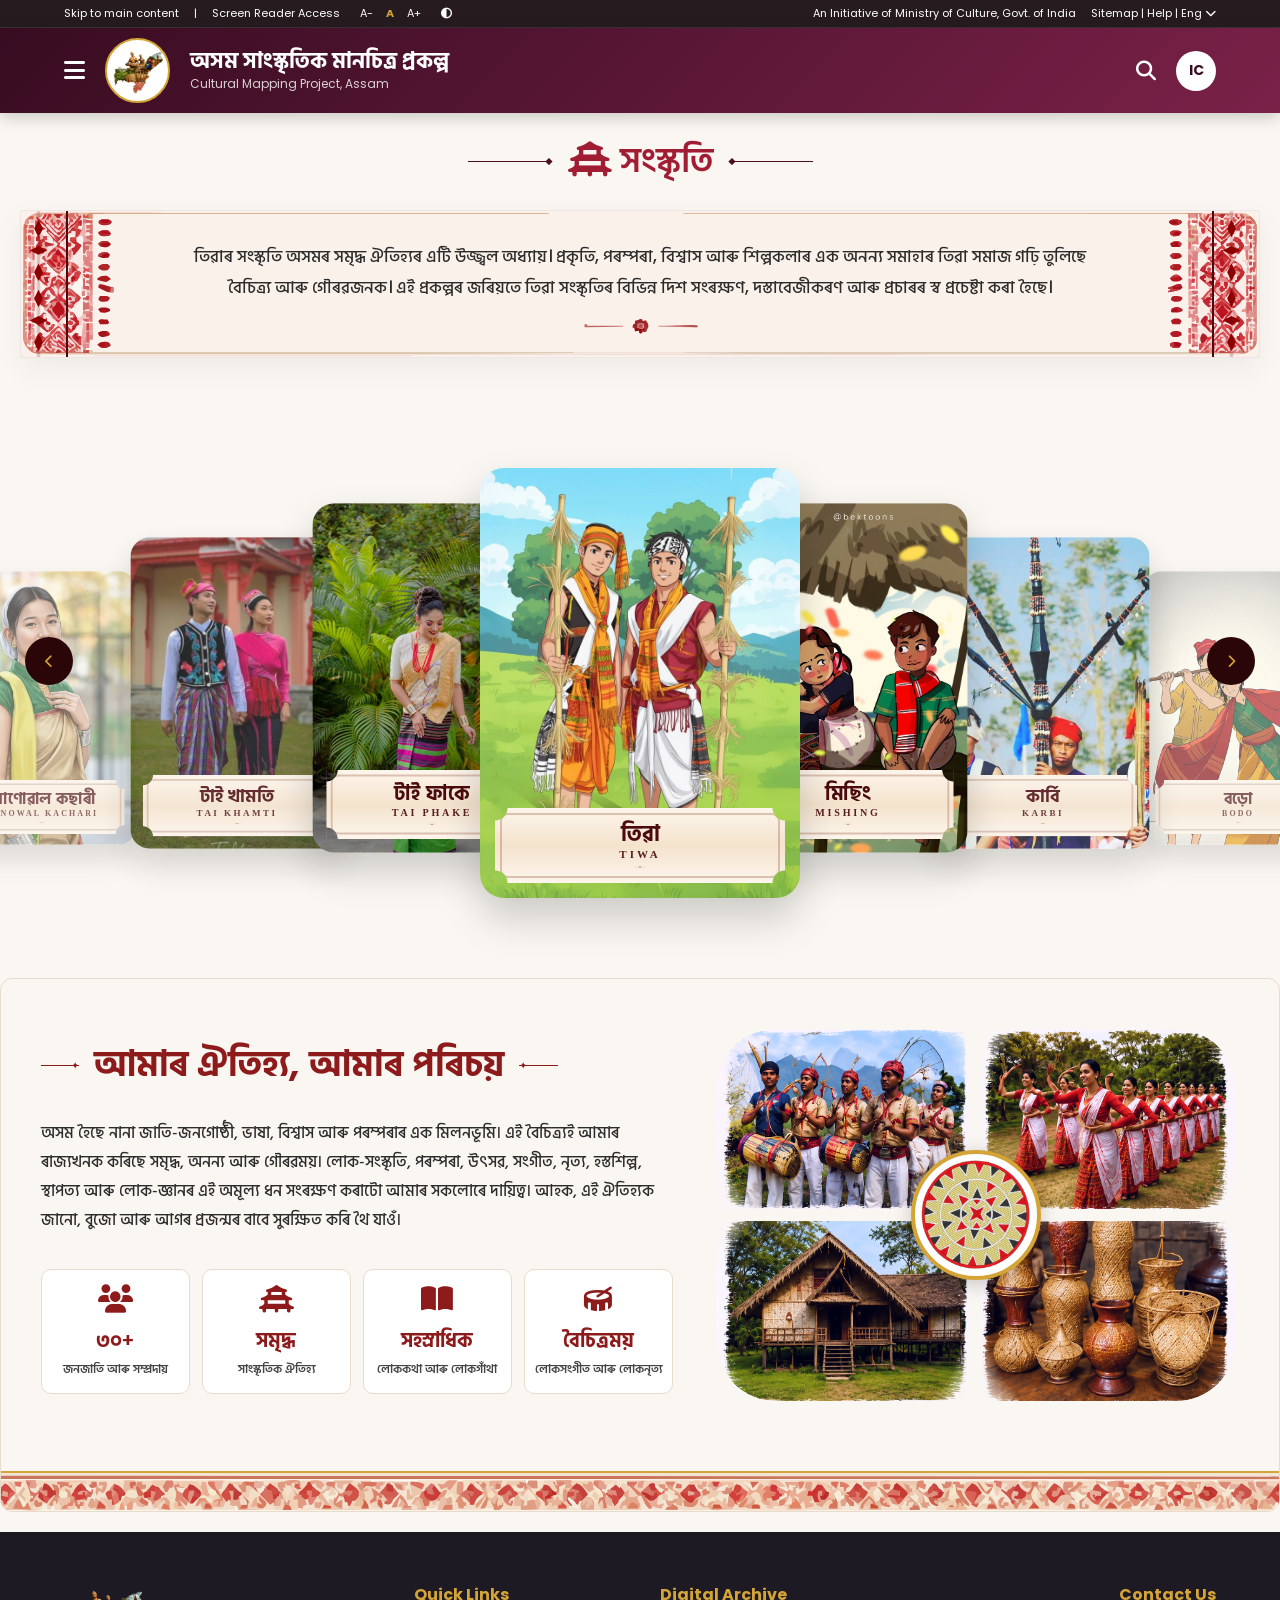
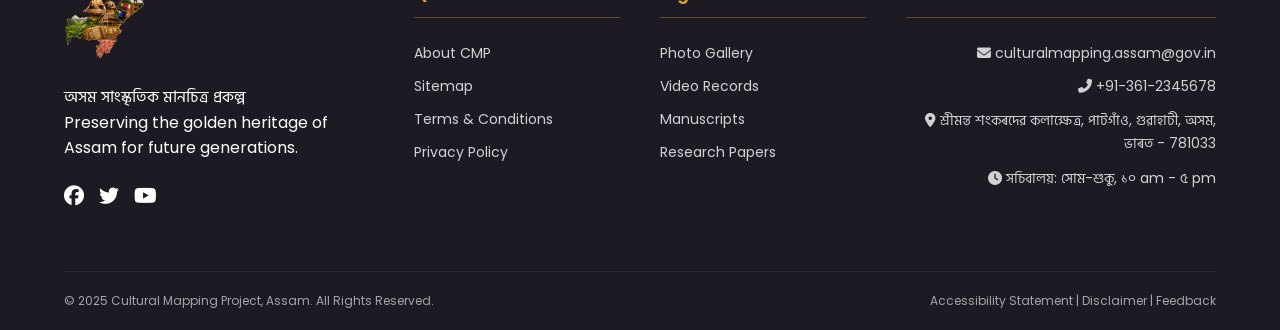
<file: Sanskriti.html>
<!DOCTYPE html>
<html lang="as">

<head>
    <meta charset="UTF-8">
    <meta name="viewport" content="width=device-width, initial-scale=1.0">
    <title>অসম সাংস্কৃতিক মানচিত্ৰ প্ৰকল্প | Cultural Mapping Project, Assam</title>

    <!-- Font Awesome 6 -->
    <link rel="stylesheet" href="https://cdnjs.cloudflare.com/ajax/libs/font-awesome/6.4.0/css/all.min.css">
    <link rel="stylesheet" href="assets/css/homepage-styles.css">

    <!-- Google Fonts: Poppins & Hind Siliguri for Assamese -->
    <link
        href="https://fonts.googleapis.com/css2?family=Poppins:wght@400;500;600;700&family=Hind+Siliguri:wght@400;500;600;700&display=swap"
        rel="stylesheet">
</head>

<body>

    <!-- SECTION 1: Accessibility -->
    <div class="top-acc-bar">
        <div class="acc-left">
            <a href="#">Skip to main content</a>
            <span>|</span>
            <a href="#">Screen Reader Access</a>
            <div class="font-tools">
                <span>A-</span> <span class="active">A</span> <span>A+</span>
            </div>
            <span><i class="fas fa-adjust"></i></span>
        </div>
        <div class="acc-right">
            <span>An Initiative of Ministry of Culture, Govt. of India</span>
            <span>Sitemap | Help | Eng <i class="fas fa-chevron-down"></i></span>
        </div>
    </div>

    <!-- SECTION 2: Header -->
    <header>
        <div class="header-left">
            <div class="menu-toggle"><i class="fas fa-bars"></i></div>
            <a href ="index.html">
            <div class="logo-circle">
                <img src="assets/logo_cm.png" alt="Logo">
            </div>
            </a>
            <div class="title-area">
                <h1>অসম সাংস্কৃতিক মানচিত্ৰ প্ৰকল্প</h1>
                <p>Cultural Mapping Project, Assam</p>
            </div>
        </div>
        <div class="header-right">
            <i class="fas fa-search" style="font-size: 20px; cursor: pointer;"></i>
            <div class="ic-badge">IC</div>
        </div>
    </header>
    <!-- SECTION 3: Mega Menu Navigation -->
    <nav class="navbar-menu" id="navbarMenu">
        <div class="navbar-menu-inner">
            <div class="mega-menu-topbar">
                <h2 class="mega-menu-title">Menu</h2>
                <div class="menu-close"><i class="fas fa-times"></i></div>
            </div>

            <div class="mega-menu-grid">

                <div class="mega-menu-col">
                    <div class="mega-menu-col-header">সবিশেষ</div>
                    <ul class="mega-menu-list">
                        <li><a href="category-details.html?cat=overview">প্ৰকল্পৰ আভাস</a></li>
                        <li><a href="category-details.html?cat=goal">লক্ষ্য</a></li>
                        <li><a href="category-details.html?cat=objective">উদ্দেশ্য</a></li>
                        <li><a href="team_members.html">গাঠনিক সজ্জা</a></li>
                        <li><a href="category-details.html?cat=impact">প্ৰভাৱ</a></li>
                    </ul>
                </div>

                <div class="mega-menu-col">
                    <div class="mega-menu-col-header">ৰাজ্য পৰিচয়</div>
                    <ul class="mega-menu-list">
                        <li><a href="#">ৰাজ্য পৰিচয়</a></li>
                    </ul>
                </div>

                <div class="mega-menu-col">
                    <div class="mega-menu-col-header">সমল</div>
                    <ul class="mega-menu-list">
                        <li><a href="#">সম্পদ ১</a></li>
                        <li><a href="#">সম্পদ ২</a></li>
                        <li><a href="#">সম্পদ ৩</a></li>
                        <li><a href="#">সম্পদ ৪</a></li>
                    </ul>
                </div>

                <div class="mega-menu-col">
                    <div class="mega-menu-col-header">কৰ্মক্লাপ</div>
                    <ul class="mega-menu-list">
                        <li><a href="#">কৰ্মক্লাপ</a></li>
                    </ul>
                </div>

            </div>
        </div>
    </nav>


    <!-- MAIN TITLE -->
    <div class="heritage-title-wrap">
        <span class="title-line title-line-left"></span>
        <h1 class="main-title"><i class="fa-solid fa-vihara"></i> সংস্কৃতি</h1>
        <span class="title-line title-line-right"></span>
    </div>

    <section class="about-section">
        <div class="about-box">
            <p class="about-text">
                তিৱাৰ সংস্কৃতি অসমৰ সমৃদ্ধ ঐতিহ্যৰ এটি উজ্জ্বল অধ্যায়। প্রকৃতি, পৰম্পৰা, বিশ্বাস আৰু শিল্পকলাৰ এক অনন্য
                সমাহাৰ তিৱা সমাজ গঢ়ি তুলিছে বৈচিত্র্য আৰু গৌৰৱজনক। এই প্ৰকল্পৰ জৰিয়তে তিৱা সংস্কৃতিৰ বিভিন্ন দিশ
                সংৰক্ষণ, দস্তাবেজীকৰণ আৰু প্ৰচাৰৰ স্ব প্ৰচেষ্টা কৰা হৈছে।
            </p>
        </div>
    </section>


    <!-- SECTION 5: Carousal Section -->
    <section class="cmp-hero-carousel-section">
        <button class="cmp-carousel-arrow cmp-prev" id="prevBtn">
            <i class="fas fa-chevron-left"></i>
        </button>

        <button class="cmp-carousel-arrow cmp-next" id="nextBtn">
            <i class="fas fa-chevron-right"></i>
        </button>

        <div class="cmp-carousel-wrapper">

            <!-- Slide 1: Tiwa -->
            <a href="Tiwa-Sanskriti.html">
                <div class="cmp-slide">
                    <img src="assets/slider/tiwa.jpg" alt="Tiwa Tribe">
                    <div class="cmp-slide-label-s">
                        <div class="as-title">তিৱা</div>
                        <div class="en-subtitle">Tiwa</div>
                    </div>
                </div>
            </a>


            <!-- Slide 2: Missing -->
            <div class="cmp-slide">
                <img src="assets/slider/missing.jpg" alt="Mishing Tribe">
                <div class="cmp-slide-label-s">
                    <div class="as-title">মিছিং</div>
                    <div class="en-subtitle">Mishing</div>
                </div>
            </div>

            <!-- Slide 3: Karbi -->
            <div class="cmp-slide">
                <img src="assets/slider/karbi.jpg" alt="Karbi Tribe">
                <div class="cmp-slide-label-s">
                    <div class="as-title">কাৰ্বি</div>
                    <div class="en-subtitle">Karbi</div>
                </div>
            </div>

            <!-- Slide 4: Bodo -->
            <div class="cmp-slide">
                <img src="assets/slider/bodo.jpg" alt="Bodo Tribe">
                <div class="cmp-slide-label-s">
                    <div class="as-title">বড়ো</div>
                    <div class="en-subtitle">Bodo</div>
                </div>
            </div>


            <!-- Slide 5: Rabha -->
            <div class="cmp-slide">
                <img src="assets/slider/rabha.jpg" alt="Rabha Tribe">
                <div class="cmp-slide-label-s">
                    <div class="as-title">ৰাভা</div>
                    <div class="en-subtitle">Rabha</div>
                </div>
            </div>

            <!-- Slide 6: Dimasa -->
            <div class="cmp-slide">
                <img src="assets/slider/dimasa.jpg" alt="Dimasa Tribe">
                <div class="cmp-slide-label-s">
                    <div class="as-title">ডিমাছা</div>
                    <div class="en-subtitle">Dimasa</div>
                </div>
            </div>

            <!-- Slide 7: Deori -->
            <div class="cmp-slide">
                <img src="assets/slider/bodo.jpg" alt="Deori Tribe">
                <div class="cmp-slide-label-s">
                    <div class="as-title">দেউৰী</div>
                    <div class="en-subtitle">Deori</div>
                </div>
            </div>

            <!-- Sonowal Kachari Card -->
            <div class="cmp-slide">
                <img src="assets/slider/sonowal_kachari.jpg" alt="Sonowal Kachari Tribe">
                <div class="cmp-slide-label-s">
                    <div class="as-title">সোণোৱাল কছাৰী</div>
                    <div class="en-subtitle">Sonowal Kachari</div>
                </div>
            </div>

            <!-- Tai Khamti Card -->
            <div class="cmp-slide">
                <img src="assets/slider/tai_khamti.jpg" alt="Tai Khamti Tribe">
                <div class="cmp-slide-label-s">
                    <div class="as-title">টাই খামতি</div>
                    <div class="en-subtitle">Tai Khamti</div>
                </div>
            </div>

            <!-- Tai Phake Card -->
            <div class="cmp-slide">
                <img src="assets/slider/tai_phake.jpg" alt="Tai Phake Tribe">
                <div class="cmp-slide-label-s">
                    <div class="as-title">টাই ফাকে</div>
                    <div class="en-subtitle">Tai Phake</div>
                </div>
            </div>

        </div>
    </section>

    <section class="as-heritage-container">
        <div class="as-heritage-wrapper">
            <!-- Left Column: Text and Stats -->
            <div class="as-heritage-left">
                <div class="as-header-group">
                    <span class="as-header-line"></span>
                    <h2 class="as-main-title">আমাৰ ঐতিহ্য, আমাৰ পৰিচয়</h2>
                    <span class="as-header-line"></span>
                </div>

                <p class="as-description">
                    অসম হৈছে নানা জাতি-জনগোষ্ঠী, ভাষা, বিশ্বাস আৰু পৰম্পৰাৰ এক মিলনভূমি। এই বৈচিত্ৰ্যই আমাৰ ৰাজ্যখনক
                    কৰিছে সমৃদ্ধ, অনন্য আৰু গৌৰৱময়। লোক-সংস্কৃতি, পৰম্পৰা, উৎসৱ, সংগীত, নৃত্য, হস্তশিল্প, স্থাপত্য আৰু
                    লোক-জ্ঞানৰ এই অমূল্য ধন সংৰক্ষণ কৰাটো আমাৰ সকলোৰে দায়িত্ব। আহক, এই ঐতিহ্যক জানো, বুজো আৰু আগৰ
                    প্ৰজন্মৰ বাবে সুৰক্ষিত কৰি থৈ যাওঁ।
                </p>

                <div class="as-stats-row">
                    <div class="as-stat-card">
                        <i class="fa-solid fa-users"></i>
                        <div class="as-stat-num">৩০+</div>
                        <div class="as-stat-label">জনজাতি আৰু সম্প্ৰদায়</div>
                    </div>
                    <div class="as-stat-card">
                        <i class="fa-solid fa-vihara"></i>
                        <div class="as-stat-num">সমৃদ্ধ</div>
                        <div class="as-stat-label">সাংস্কৃতিক ঐতিহ্য</div>
                    </div>
                    <div class="as-stat-card">
                        <i class="fa-solid fa-book-open"></i>
                        <div class="as-stat-num">সহস্ৰাধিক</div>
                        <div class="as-stat-label">লোককথা আৰু লোকগাঁথা</div>
                    </div>
                    <div class="as-stat-card">
                        <i class="fa-solid fa-drum"></i>
                        <div class="as-stat-num">বৈচিত্ৰময়</div>
                        <div class="as-stat-label">লোকসংগীত আৰু লোকনৃত্য</div>
                    </div>
                </div>
            </div>

            <!-- Right Column: Visual Collage -->
            <div class="as-heritage-right">
                <div class="as-collage-grid">
                    <!-- Image 1: Bihu/Folk performers -->
                    <div class="as-collage-item as-img-top-left" style="background-image: url('assets/1.png');"></div>
                    <!-- Image 2: Bihu Dancers -->
                    <div class="as-collage-item as-img-top-right" style="background-image: url('assets/2.png');"></div>
                    <!-- Image 3: Stilt House -->
                    <div class="as-collage-item as-img-bottom-left" style="background-image: url('assets/3.png');">
                    </div>
                    <!-- Image 4: Pottery/Craft -->
                    <div class="as-collage-item as-img-bottom-right" style="background-image: url('assets/4.png');">
                    </div>

                    <!-- Central Emblem (Jaapi Motif) - UPDATED TO USE YOUR IMAGE -->
                    <div class="as-central-emblem">
                        <img src="assets/jappi.jpg" alt="Assamese Jaapi" class="as-jaapi-img">
                    </div>
                </div>
            </div>
        </div>
        <!-- Decorative Bottom Pattern -->
        <div class="as-bottom-border"></div>
    </section>


    <!-- SECTION 13: Footer -->
    <footer>
        <div class="footer-grid">
            <div class="footer-col">
                <img src="assets/logo_cm.png" width="80" alt="Logo">
                <p style="margin-top: 15px; line-height: 1.6;">অসম সাংস্কৃতিক মানচিত্ৰ প্ৰকল্প<br>Preserving the golden
                    heritage of Assam for future generations.</p>
                <div class="social-links">
                    <a href="#"><i class="fab fa-facebook"></i></a>
                    <a href="#"><i class="fab fa-twitter"></i></a>
                    <a href="#"><i class="fab fa-youtube"></i></a>
                </div>
            </div>
            <div class="footer-col">
                <h4>Quick Links</h4>
                <ul>
                    <li>About CMP</li>
                    <li>Sitemap</li>
                    <li>Terms & Conditions</li>
                    <li>Privacy Policy</li>
                </ul>
            </div>
            <div class="footer-col">
                <h4>Digital Archive</h4>
                <ul>
                    <li>Photo Gallery</li>
                    <li>Video Records</li>
                    <li>Manuscripts</li>
                    <li>Research Papers</li>
                </ul>
            </div>
            <div class="footer-col" style="text-align: right;">
                <h4>Contact Us</h4>
                <ul>
                    <li><i class="fas fa-envelope"></i> culturalmapping.assam@gov.in</li>
                    <li><i class="fas fa-phone-alt"></i> +91-361-2345678</li>
                    <li><i class="fas fa-location-dot"></i> শ্ৰীমন্ত শংকৰদেৱ কলাক্ষেত্ৰ, পাটগাঁও, গুৱাহাটী, অসম, ভাৰত -
                        781033</li>
                    <li><i class="fas fa-clock"></i> সচিবালয়: সোম-শুকু, ১০ am - ৫ pm</li>
                </ul>

            </div>
        </div>
        <div class="footer-bottom">
            <p>&copy; 2025 Cultural Mapping Project, Assam. All Rights Reserved.</p>
            <p>Accessibility Statement | Disclaimer | Feedback</p>
        </div>
    </footer>

    <script>
        const data = [
            { label: "লোক-সংস্কৃতি", img: "https://placehold.co/400x600/5A1737/white?text=Dance" },
            { label: "পৰিৱেশ", img: "https://placehold.co/400x600/5A1737/white?text=Nature" },
            { label: "সমাজ", img: "https://placehold.co/400x600/5A1737/white?text=Society" },
            { label: "সংস্কৃতি", img: "https://placehold.co/400x600/5A1737/white?text=Culture" },
            { label: "স্থাপত্য", img: "https://placehold.co/400x600/5A1737/white?text=Temple" }
        ];

        let current = 2;

        function renderCarousel() {
            const track = document.getElementById('carousel');
            track.innerHTML = '';
            data.forEach((item, i) => {
                const card = document.createElement('div');
                card.className = 'card';
                if (i === current) card.classList.add('active');
                else if (i === current - 1) card.classList.add('left1');
                else if (i === current + 1) card.classList.add('right1');
                else card.style.opacity = '0';

                card.innerHTML = `
                    <img src="${item.img}" alt="${item.label}">
                    <div class="label">${item.label}</div>
                `;
                track.appendChild(card);
            });
        }

        setInterval(() => {
            current = (current + 1) % data.length;
            renderCarousel();
        }, 5000);

        renderCarousel();
    </script>
</body>

<script>

    document.addEventListener("DOMContentLoaded", function () {

        const slides = document.querySelectorAll(".cmp-slide");

        let current = 0;

        function renderCarousel() {

            slides.forEach(slide => {
                slide.className = "cmp-slide";
            });

            const total = slides.length;

            slides[current].classList.add("active");

            slides[(current - 1 + total) % total].classList.add("left1");
            slides[(current - 2 + total) % total].classList.add("left2");
            slides[(current - 3 + total) % total].classList.add("left3");

            slides[(current + 1) % total].classList.add("right1");
            slides[(current + 2) % total].classList.add("right2");
            slides[(current + 3) % total].classList.add("right3");
        }

        renderCarousel();

        document.getElementById("nextBtn").addEventListener("click", function () {
            current = (current + 1) % slides.length;
            renderCarousel();
        });

        document.getElementById("prevBtn").addEventListener("click", function () {
            current = (current - 1 + slides.length) % slides.length;
            renderCarousel();
        });

        setInterval(function () {
            current = (current + 1) % slides.length;
            renderCarousel();
        }, 5000);

    });
</script>
<script src="assets/js/menu.js"></script>

</html>
</file>
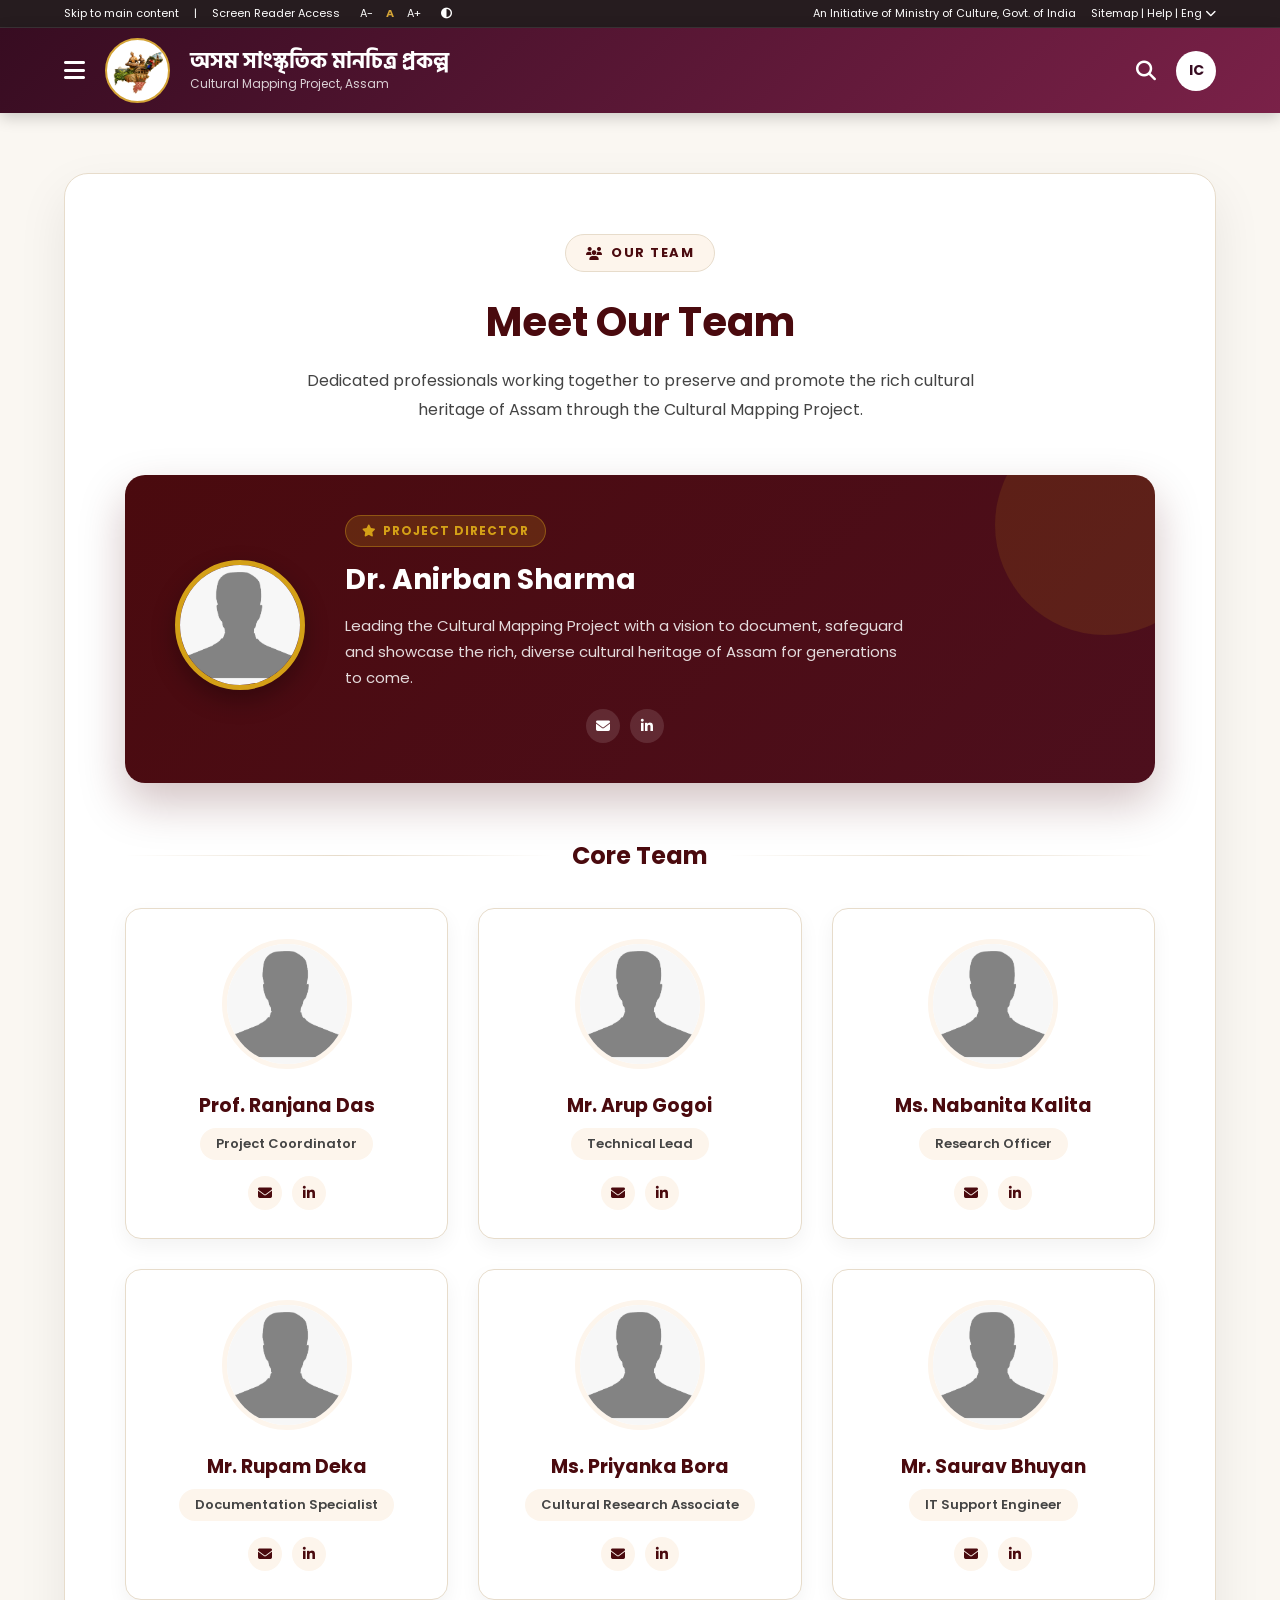
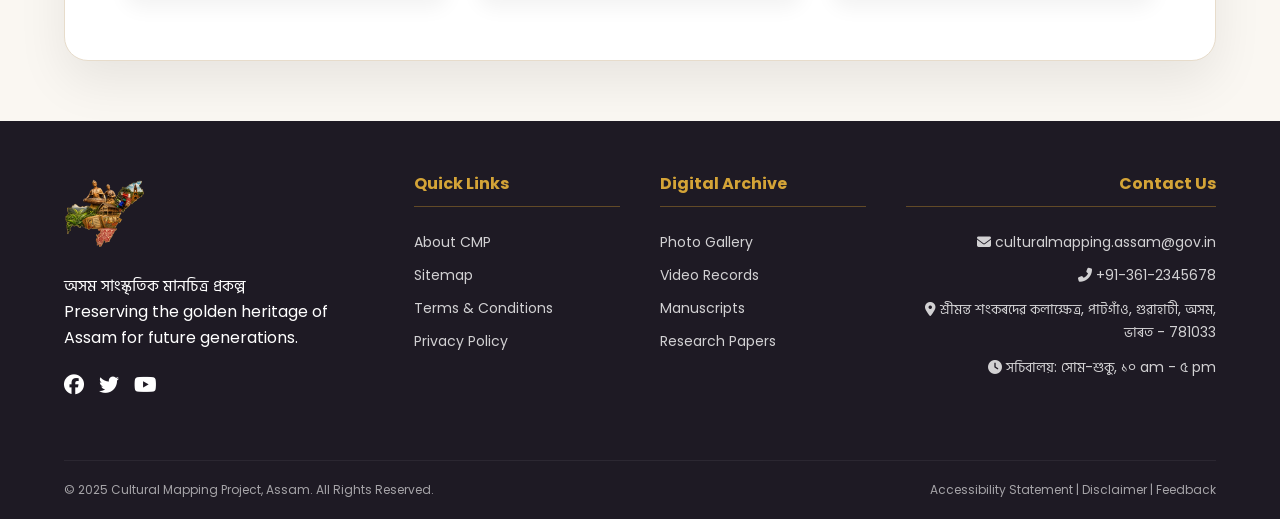
<file: team_members.html>
<!DOCTYPE html>
<html lang="as">

<head>
    <meta charset="UTF-8">
    <meta name="viewport" content="width=device-width, initial-scale=1.0">
    <title>অসম সাংস্কৃতিক মানচিত্ৰ প্ৰকল্প | Cultural Mapping Project, Assam</title>

    <!-- Font Awesome 6 -->
    <link rel="stylesheet" href="https://cdnjs.cloudflare.com/ajax/libs/font-awesome/6.4.0/css/all.min.css">
    <link rel="stylesheet" href="assets/css/homepage-styles.css">
    <link rel="stylesheet" href="assets/css/team_members.css">

    <!-- Google Fonts: Poppins & Hind Siliguri for Assamese -->
    <link
        href="https://fonts.googleapis.com/css2?family=Poppins:wght@400;500;600;700&family=Hind+Siliguri:wght@400;500;600;700&display=swap"
        rel="stylesheet">
</head>

<body>

    <!-- SECTION 1: Accessibility -->
    <div class="top-acc-bar">
        <div class="acc-left">
            <a href="#">Skip to main content</a>
            <span>|</span>
            <a href="#">Screen Reader Access</a>
            <div class="font-tools">
                <span>A-</span> <span class="active">A</span> <span>A+</span>
            </div>
            <span><i class="fas fa-adjust"></i></span>
        </div>
        <div class="acc-right">
            <span>An Initiative of Ministry of Culture, Govt. of India</span>
            <span>Sitemap | Help | Eng <i class="fas fa-chevron-down"></i></span>
        </div>
    </div>

    <!-- SECTION 2: Header -->
    <header>
        <div class="header-left">
            <div class="menu-toggle"><i class="fas fa-bars"></i></div>
            <a href="index.html">
                <div class="logo-circle">
                    <img src="assets/logo_cm.png" alt="Logo">
                </div>
            </a>
            <div class="title-area">
                <h1>অসম সাংস্কৃতিক মানচিত্ৰ প্ৰকল্প</h1>
                <p>Cultural Mapping Project, Assam</p>
            </div>
        </div>
        <div class="header-right">
            <i class="fas fa-search" style="font-size: 20px; cursor: pointer;"></i>
            <div class="ic-badge">IC</div>
        </div>
    </header>
    <!-- SECTION 3: Mega Menu Navigation -->
    <nav class="navbar-menu" id="navbarMenu">
        <div class="navbar-menu-inner">
            <div class="mega-menu-topbar">
                <h2 class="mega-menu-title">Menu</h2>
                <div class="menu-close"><i class="fas fa-times"></i></div>
            </div>

            <div class="mega-menu-grid">

                <div class="mega-menu-col">
                    <div class="mega-menu-col-header">সবিশেষ</div>
                    <ul class="mega-menu-list">
                        <li><a href="category-details.html?cat=overview">প্ৰকল্পৰ আভাস</a></li>
                        <li><a href="category-details.html?cat=goal">লক্ষ্য</a></li>
                        <li><a href="category-details.html?cat=objective">উদ্দেশ্য</a></li>
                        <li><a href="team_members.html">গাঠনিক সজ্জা</a></li>
                        <li><a href="category-details.html?cat=impact">প্ৰভাৱ</a></li>
                    </ul>
                </div>

                <div class="mega-menu-col">
                    <div class="mega-menu-col-header">ৰাজ্য পৰিচয়</div>
                    <ul class="mega-menu-list">
                        <li><a href="#">ৰাজ্য পৰিচয়</a></li>
                    </ul>
                </div>

                <div class="mega-menu-col">
                    <div class="mega-menu-col-header">সমল</div>
                    <ul class="mega-menu-list">
                        <li><a href="#">সম্পদ ১</a></li>
                        <li><a href="#">সম্পদ ২</a></li>
                        <li><a href="#">সম্পদ ৩</a></li>
                        <li><a href="#">সম্পদ ৪</a></li>
                    </ul>
                </div>

                <div class="mega-menu-col">
                    <div class="mega-menu-col-header">কৰ্মক্লাপ</div>
                    <ul class="mega-menu-list">
                        <li><a href="#">কৰ্মক্লাপ</a></li>
                    </ul>
                </div>

            </div>
        </div>
    </nav>

    <div class="team-container">

    <section class="team-section">

        <div class="section-title">
            <span class="section-badge">
                <i class="fas fa-users"></i> OUR TEAM
            </span>
            <h2>Meet Our Team</h2>
            <p>
                Dedicated professionals working together to preserve and promote
                the rich cultural heritage of Assam through the Cultural Mapping Project.
            </p>
        </div>

        <!-- PROJECT DIRECTOR -->
        <div class="director-section">
            <div class="director-card">
                <div class="director-image">
                    <img src="assets/dummy-user.png" alt="Dr. Anirban Sharma">
                </div>
                <div class="director-info">
                    <span class="director-badge"><i class="fas fa-star"></i> Project Director</span>
                    <h3>Dr. Anirban Sharma</h3>
                    <p>
                        Leading the Cultural Mapping Project with a vision to document, safeguard and
                        showcase the rich, diverse cultural heritage of Assam for generations to come.
                    </p>
                    <div class="team-socials">
                        <a href="#" aria-label="Email"><i class="fas fa-envelope"></i></a>
                        <a href="#" aria-label="LinkedIn"><i class="fab fa-linkedin-in"></i></a>
                    </div>
                </div>
            </div>
        </div>

        <div class="team-divider">
            <span class="team-divider-line"></span>
            <h2 class="team-heading">Core Team</h2>
            <span class="team-divider-line"></span>
        </div>

        <div class="team-grid">

            <!-- Member 1 -->
            <div class="team-card">
                <div class="team-image">
                    <img src="assets/dummy-user.png" alt="Prof. Ranjana Das">
                </div>
                <div class="team-info">
                    <h3>Prof. Ranjana Das</h3>
                    <span>Project Coordinator</span>
                    <div class="team-socials">
                        <a href="#" aria-label="Email"><i class="fas fa-envelope"></i></a>
                        <a href="#" aria-label="LinkedIn"><i class="fab fa-linkedin-in"></i></a>
                    </div>
                </div>
            </div>

            <!-- Member 2 -->
            <div class="team-card">
                <div class="team-image">
                    <img src="assets/dummy-user.png" alt="Mr. Arup Gogoi">
                </div>
                <div class="team-info">
                    <h3>Mr. Arup Gogoi</h3>
                    <span>Technical Lead</span>
                    <div class="team-socials">
                        <a href="#" aria-label="Email"><i class="fas fa-envelope"></i></a>
                        <a href="#" aria-label="LinkedIn"><i class="fab fa-linkedin-in"></i></a>
                    </div>
                </div>
            </div>

            <!-- Member 3 -->
            <div class="team-card">
                <div class="team-image">
                    <img src="assets/dummy-user.png" alt="Ms. Nabanita Kalita">
                </div>
                <div class="team-info">
                    <h3>Ms. Nabanita Kalita</h3>
                    <span>Research Officer</span>
                    <div class="team-socials">
                        <a href="#" aria-label="Email"><i class="fas fa-envelope"></i></a>
                        <a href="#" aria-label="LinkedIn"><i class="fab fa-linkedin-in"></i></a>
                    </div>
                </div>
            </div>

            <!-- Member 4 -->
            <div class="team-card">
                <div class="team-image">
                    <img src="assets/dummy-user.png" alt="Mr. Rupam Deka">
                </div>
                <div class="team-info">
                    <h3>Mr. Rupam Deka</h3>
                    <span>Documentation Specialist</span>
                    <div class="team-socials">
                        <a href="#" aria-label="Email"><i class="fas fa-envelope"></i></a>
                        <a href="#" aria-label="LinkedIn"><i class="fab fa-linkedin-in"></i></a>
                    </div>
                </div>
            </div>

            <!-- Member 5 -->
            <div class="team-card">
                <div class="team-image">
                    <img src="assets/dummy-user.png" alt="Ms. Priyanka Bora">
                </div>
                <div class="team-info">
                    <h3>Ms. Priyanka Bora</h3>
                    <span>Cultural Research Associate</span>
                    <div class="team-socials">
                        <a href="#" aria-label="Email"><i class="fas fa-envelope"></i></a>
                        <a href="#" aria-label="LinkedIn"><i class="fab fa-linkedin-in"></i></a>
                    </div>
                </div>
            </div>

            <!-- Member 6 -->
            <div class="team-card">
                <div class="team-image">
                    <img src="assets/dummy-user.png" alt="Mr. Saurav Bhuyan">
                </div>
                <div class="team-info">
                    <h3>Mr. Saurav Bhuyan</h3>
                    <span>IT Support Engineer</span>
                    <div class="team-socials">
                        <a href="#" aria-label="Email"><i class="fas fa-envelope"></i></a>
                        <a href="#" aria-label="LinkedIn"><i class="fab fa-linkedin-in"></i></a>
                    </div>
                </div>
            </div>

        </div>

    </section>

</div>


    <!-- SECTION 13: Footer -->
    <footer>
        <div class="footer-grid">
            <div class="footer-col">
                <img src="assets/logo_cm.png" width="80" alt="Logo">
                <p style="margin-top: 15px; line-height: 1.6;">অসম সাংস্কৃতিক মানচিত্ৰ প্ৰকল্প<br>Preserving the golden
                    heritage of Assam for future generations.</p>
                <div class="social-links">
                    <a href="#"><i class="fab fa-facebook"></i></a>
                    <a href="#"><i class="fab fa-twitter"></i></a>
                    <a href="#"><i class="fab fa-youtube"></i></a>
                </div>
            </div>
            <div class="footer-col">
                <h4>Quick Links</h4>
                <ul>
                    <li>About CMP</li>
                    <li>Sitemap</li>
                    <li>Terms & Conditions</li>
                    <li>Privacy Policy</li>
                </ul>
            </div>
            <div class="footer-col">
                <h4>Digital Archive</h4>
                <ul>
                    <li>Photo Gallery</li>
                    <li>Video Records</li>
                    <li>Manuscripts</li>
                    <li>Research Papers</li>
                </ul>
            </div>
            <div class="footer-col" style="text-align: right;">
                <h4>Contact Us</h4>
                <ul>
                    <li><i class="fas fa-envelope"></i> culturalmapping.assam@gov.in</li>
                    <li><i class="fas fa-phone-alt"></i> +91-361-2345678</li>
                    <li><i class="fas fa-location-dot"></i> শ্ৰীমন্ত শংকৰদেৱ কলাক্ষেত্ৰ, পাটগাঁও, গুৱাহাটী, অসম, ভাৰত -
                        781033</li>
                    <li><i class="fas fa-clock"></i> সচিবালয়: সোম-শুকু, ১০ am - ৫ pm</li>
                </ul>

            </div>
        </div>
        <div class="footer-bottom">
            <p>&copy; 2025 Cultural Mapping Project, Assam. All Rights Reserved.</p>
            <p>Accessibility Statement | Disclaimer | Feedback</p>
        </div>
    </footer>


</body>

<script src="assets/js/menu.js"></script>
<script src="assets/js/slider.js"></script>




</html>
</file>
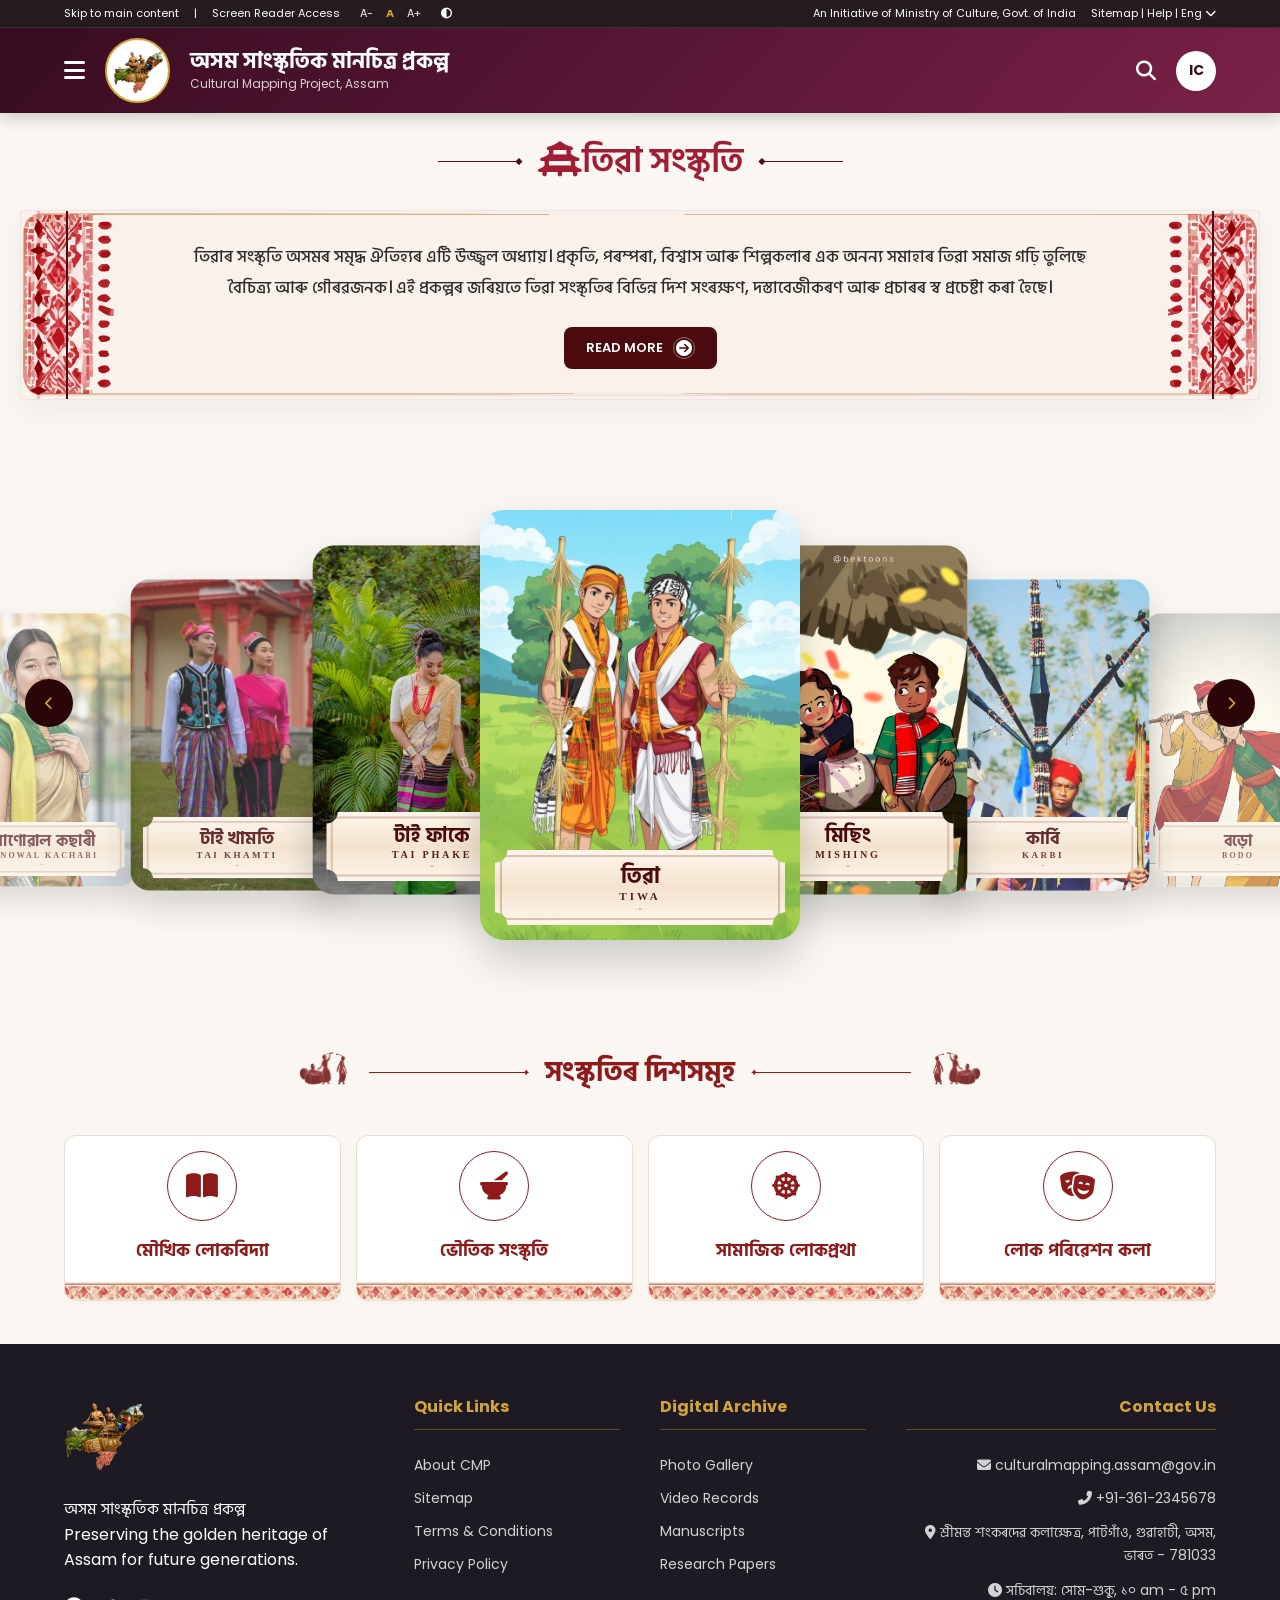
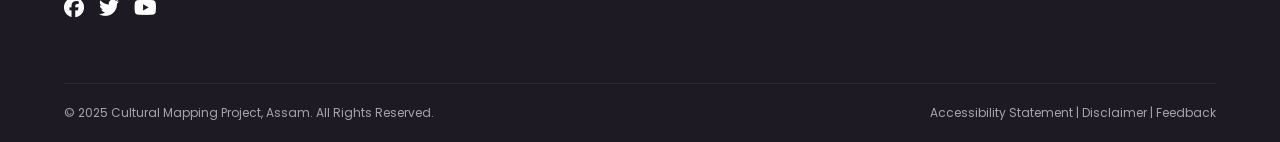
<file: Tiwa-Sanskriti.html>
<!DOCTYPE html>
<html lang="as">

<head>
    <meta charset="UTF-8">
    <meta name="viewport" content="width=device-width, initial-scale=1.0">
    <title>অসম সাংস্কৃতিক মানচিত্ৰ প্ৰকল্প | Cultural Mapping Project, Assam</title>

    <!-- Font Awesome 6 -->
    <link rel="stylesheet" href="https://cdnjs.cloudflare.com/ajax/libs/font-awesome/6.4.0/css/all.min.css">
    <link rel="stylesheet" href="assets/css/homepage-styles.css">

    <!-- Google Fonts: Poppins & Hind Siliguri for Assamese -->
    <link
        href="https://fonts.googleapis.com/css2?family=Poppins:wght@400;500;600;700&family=Hind+Siliguri:wght@400;500;600;700&display=swap"
        rel="stylesheet">
</head>

<body>

    <!-- SECTION 1: Accessibility -->
    <div class="top-acc-bar">
        <div class="acc-left">
            <a href="#">Skip to main content</a>
            <span>|</span>
            <a href="#">Screen Reader Access</a>
            <div class="font-tools">
                <span>A-</span> <span class="active">A</span> <span>A+</span>
            </div>
            <span><i class="fas fa-adjust"></i></span>
        </div>
        <div class="acc-right">
            <span>An Initiative of Ministry of Culture, Govt. of India</span>
            <span>Sitemap | Help | Eng <i class="fas fa-chevron-down"></i></span>
        </div>
    </div>

    <!-- SECTION 2: Header -->
    <header>
        <div class="header-left">
            <div class="menu-toggle"><i class="fas fa-bars"></i></div>
            <a href ="index.html">
            <div class="logo-circle">
                <img src="assets/logo_cm.png" alt="Logo">
            </div>
            </a>
            <div class="title-area">
                <h1>অসম সাংস্কৃতিক মানচিত্ৰ প্ৰকল্প</h1>
                <p>Cultural Mapping Project, Assam</p>
            </div>
        </div>
        <div class="header-right">
            <i class="fas fa-search" style="font-size: 20px; cursor: pointer;"></i>
            <div class="ic-badge">IC</div>
        </div>
    </header>
    <!-- SECTION 3: Mega Menu Navigation -->
    <nav class="navbar-menu" id="navbarMenu">
        <div class="navbar-menu-inner">
            <div class="mega-menu-topbar">
                <h2 class="mega-menu-title">Menu</h2>
                <div class="menu-close"><i class="fas fa-times"></i></div>
            </div>

            <div class="mega-menu-grid">

                <div class="mega-menu-col">
                    <div class="mega-menu-col-header">সবিশেষ</div>
                    <ul class="mega-menu-list">
                        <li><a href="category-details.html?cat=overview">প্ৰকল্পৰ আভাস</a></li>
                        <li><a href="category-details.html?cat=goal">লক্ষ্য</a></li>
                        <li><a href="category-details.html?cat=objective">উদ্দেশ্য</a></li>
                        <li><a href="team_members.html">গাঠনিক সজ্জা</a></li>
                        <li><a href="category-details.html?cat=impact">প্ৰভাৱ</a></li>
                    </ul>
                </div>

                <div class="mega-menu-col">
                    <div class="mega-menu-col-header">ৰাজ্য পৰিচয়</div>
                    <ul class="mega-menu-list">
                        <li><a href="#">ৰাজ্য পৰিচয়</a></li>
                    </ul>
                </div>

                <div class="mega-menu-col">
                    <div class="mega-menu-col-header">সমল</div>
                    <ul class="mega-menu-list">
                        <li><a href="#">সম্পদ ১</a></li>
                        <li><a href="#">সম্পদ ২</a></li>
                        <li><a href="#">সম্পদ ৩</a></li>
                        <li><a href="#">সম্পদ ৪</a></li>
                    </ul>
                </div>

                <div class="mega-menu-col">
                    <div class="mega-menu-col-header">কৰ্মক্লাপ</div>
                    <ul class="mega-menu-list">
                        <li><a href="#">কৰ্মক্লাপ</a></li>
                    </ul>
                </div>

            </div>
        </div>
    </nav>


    <!-- MAIN TITLE -->
    <div class="heritage-title-wrap">
        <span class="title-line title-line-left"></span>
        <h1 class="main-title"><i class="fa-solid fa-vihara"></i>তিৱা সংস্কৃতি</h1>
        <span class="title-line title-line-right"></span>
    </div>

    <!-- <section class="about-section">
        <div class="about-box">
            <p class="about-text">
                তিৱাৰ সংস্কৃতি অসমৰ সমৃদ্ধ ঐতিহ্যৰ এটি উজ্জ্বল অধ্যায়। প্রকৃতি, পৰম্পৰা, বিশ্বাস আৰু শিল্পকলাৰ এক অনন্য সমাহাৰ তিৱা সমাজ গঢ়ি তুলিছে বৈচিত্র্য আৰু গৌৰৱজনক। এই প্ৰকল্পৰ জৰিয়তে তিৱা সংস্কৃতিৰ বিভিন্ন দিশ সংৰক্ষণ, দস্তাবেজীকৰণ আৰু প্ৰচাৰৰ স্ব প্ৰচেষ্টা কৰা হৈছে।
            </p>
        </div>
    </section> -->

    <section class="about-section">
        <div class="about-box" id="aboutBox">
            <div class="content-wrapper">
                <p class="about-text">
                    তিৱাৰ সংস্কৃতি অসমৰ সমৃদ্ধ ঐতিহ্যৰ এটি উজ্জ্বল অধ্যায়। প্রকৃতি, পৰম্পৰা, বিশ্বাস আৰু শিল্পকলাৰ এক
                    অনন্য সমাহাৰ তিৱা সমাজ গঢ়ি তুলিছে বৈচিত্র্য আৰু গৌৰৱজনক। এই প্ৰকল্পৰ জৰিয়তে তিৱা সংস্কৃতিৰ বিভিন্ন
                    দিশ সংৰক্ষণ, দস্তাবেজীকৰণ আৰু প্ৰচাৰৰ স্ব প্ৰচেষ্টা কৰা হৈছে।
                </p>

                <div class="about-extra" id="aboutExtra">
                    <p class="about-text">
                        Lorem ipsum dolor sit amet, consectetur adipiscing elit. Sed do eiusmod tempor incididunt ut
                        labore et dolore magna aliqua. Ut enim ad minim veniam, quis nostrud exercitation ullamco
                        laboris nisi ut aliquip ex ea commodo consequat.
                    </p>
                    <p class="about-text">
                        Duis aute irure dolor in reprehenderit in voluptate velit esse cillum dolore eu fugiat nulla
                        pariatur. Excepteur sint occaecat cupidatat non proident, sunt in culpa qui officia deserunt
                        mollit anim id est laborum.
                    </p>
                    <p class="about-text">
                        Sed ut perspiciatis unde omnis iste natus error sit voluptatem accusantium doloremque
                        laudantium, totam rem aperiam, eaque ipsa quae ab illo inventore veritatis et quasi
                        architecto beatae vitae dicta sunt explicabo.
                    </p>
                </div>

                <button type="button" class="btn-read-more" id="aboutReadMoreBtn" aria-expanded="false" aria-controls="aboutExtra">
                    <span class="btn-read-more-text">Read More</span> <i class="fas fa-arrow-circle-right"></i>
                </button>
            </div>
        </div>
    </section>


    <!-- SECTION 5: Carousal Section -->
    <section class="cmp-hero-carousel-section">
        <button class="cmp-carousel-arrow cmp-prev" id="prevBtn">
            <i class="fas fa-chevron-left"></i>
        </button>

        <button class="cmp-carousel-arrow cmp-next" id="nextBtn">
            <i class="fas fa-chevron-right"></i>
        </button>

        <div class="cmp-carousel-wrapper">

            <!-- Slide 1: Tiwa -->
            <div class="cmp-slide">
                <img src="assets/slider/tiwa.jpg" alt="Tiwa Tribe">
                <div class="cmp-slide-label-s">
                    <div class="as-title">তিৱা</div>
                    <div class="en-subtitle">Tiwa</div>
                </div>
            </div>


            <!-- Slide 2: Missing -->
            <div class="cmp-slide">
                <img src="assets/slider/missing.jpg" alt="Mishing Tribe">
                <div class="cmp-slide-label-s">
                    <div class="as-title">মিছিং</div>
                    <div class="en-subtitle">Mishing</div>
                </div>
            </div>

            <!-- Slide 3: Karbi -->
            <div class="cmp-slide">
                <img src="assets/slider/karbi.jpg" alt="Karbi Tribe">
                <div class="cmp-slide-label-s">
                    <div class="as-title">কাৰ্বি</div>
                    <div class="en-subtitle">Karbi</div>
                </div>
            </div>

            <!-- Slide 4: Bodo -->
            <div class="cmp-slide">
                <img src="assets/slider/bodo.jpg" alt="Bodo Tribe">
                <div class="cmp-slide-label-s">
                    <div class="as-title">বড়ো</div>
                    <div class="en-subtitle">Bodo</div>
                </div>
            </div>


            <!-- Slide 5: Rabha -->
            <div class="cmp-slide">
                <img src="assets/slider/rabha.jpg" alt="Rabha Tribe">
                <div class="cmp-slide-label-s">
                    <div class="as-title">ৰাভা</div>
                    <div class="en-subtitle">Rabha</div>
                </div>
            </div>

            <!-- Slide 6: Dimasa -->
            <div class="cmp-slide">
                <img src="assets/slider/dimasa.jpg" alt="Dimasa Tribe">
                <div class="cmp-slide-label-s">
                    <div class="as-title">ডিমাছা</div>
                    <div class="en-subtitle">Dimasa</div>
                </div>
            </div>

            <!-- Slide 7: Deori -->
            <div class="cmp-slide">
                <img src="assets/slider/bodo.jpg" alt="Deori Tribe">
                <div class="cmp-slide-label-s">
                    <div class="as-title">দেউৰী</div>
                    <div class="en-subtitle">Deori</div>
                </div>
            </div>

            <!-- Sonowal Kachari Card -->
            <div class="cmp-slide">
                <img src="assets/slider/sonowal_kachari.jpg" alt="Sonowal Kachari Tribe">
                <div class="cmp-slide-label-s">
                    <div class="as-title">সোণোৱাল কছাৰী</div>
                    <div class="en-subtitle">Sonowal Kachari</div>
                </div>
            </div>

            <!-- Tai Khamti Card -->
            <div class="cmp-slide">
                <img src="assets/slider/tai_khamti.jpg" alt="Tai Khamti Tribe">
                <div class="cmp-slide-label-s">
                    <div class="as-title">টাই খামতি</div>
                    <div class="en-subtitle">Tai Khamti</div>
                </div>
            </div>

            <!-- Tai Phake Card -->
            <div class="cmp-slide">
                <img src="assets/slider/tai_phake.jpg" alt="Tai Phake Tribe">
                <div class="cmp-slide-label-s">
                    <div class="as-title">টাই ফাকে</div>
                    <div class="en-subtitle">Tai Phake</div>
                </div>
            </div>

        </div>
    </section>

    <section class="as-aspects-section">
        <div class="as-aspects-header">
            <div class="as-silhouette left"><img src="assets/left-sanskriti.png" alt=""></div>
            <span class="as-header-line"></span>
            <h2 class="as-header-title">সংস্কৃতিৰ দিশসমূহ</h2>
            <span class="as-header-line"></span>
            <div class="as-silhouette right"><img src="assets/right-sanskriti.png" alt=""></div>
        </div>

        <div class="as-aspects-grid">

            <!-- Category 1: Oral -->
            <div class="as-cat-wrapper">
                <div class="as-aspect-card" onclick="toggleDrawer(this)">
                    <div class="as-icon-circle"><i class="fa-solid fa-book-open"></i></div>
                    <h3>মৌখিক লোকবিদ্যা</h3>
                    <div class="as-card-bottom"></div>
                </div>
                <div class="as-drawer">
                    <ul class="as-sub-list">
                        <li><i class="fa-solid fa-music"></i> লোক গান</li>
                        <li><i class="fa-solid fa-book-open"></i> লোক কাহিনী</li>
                    </ul>
                </div>
            </div>

            <!-- Category 2: Material -->
            <div class="as-cat-wrapper">
                <div class="as-aspect-card" onclick="toggleDrawer(this)">
                    <div class="as-icon-circle"><i class="fa-solid fa-mortar-pestle"></i></div>
                    <h3>ভৌতিক সংস্কৃতি</h3>
                    <div class="as-card-bottom"></div>
                </div>
                <div class="as-drawer">
                    <ul class="as-sub-list">
                        <a href="tiwa_houses.html"><li><i class="fa-solid fa-house-chimney"></i> পৰম্পৰাগত গৃহ</li></a>
                        <li><i class="fa-solid fa-shirt"></i> সাজ-পাৰ</li>
                        <li><i class="fa-solid fa-pen-nib"></i> আলেখন</li>
                        <li><i class="fa-solid fa-mortar-pestle"></i> লোক চিকিৎসা</li>
                        <li><i class="fa-solid fa-fire-burner"></i> মৃৎ শিল্প</li>
                        <li><i class="fa-solid fa-chair"></i> বাঁহ-বেত শিল্প</li>
                    </ul>
                </div>
            </div>

            <!-- Category 3: Social -->
            <div class="as-cat-wrapper">
                <div class="as-aspect-card" onclick="toggleDrawer(this)">
                    <div class="as-icon-circle"><i class="fa-solid fa-dharmachakra"></i></div>
                    <h3>সামাজিক লোকপ্ৰথা</h3>
                    <div class="as-card-bottom"></div>
                </div>
                <div class="as-drawer">
                    <ul class="as-sub-list">
                        <li><i class="fa-solid fa-hands-praying"></i> জন্ম-মৃত্যু</li>
                        <li><i class="fa-solid fa-scale-balanced"></i> ৰীতি-নীতি</li>
                        <li><i class="fa-solid fa-tent"></i> উৎসৱ-অনুষ্ঠান</li>
                        <li><i class="fa-solid fa-scroll"></i> পূজা-পাঠ</li>
                        <li><i class="fa-solid fa-eye"></i> বিশ্বাস</li>
                        <li><i class="fa-solid fa-dharmachakra"></i> ধৰ্মীয় কাৰ্য</li>
                    </ul>
                </div>
            </div>

            <!-- Category 4: Performing -->
            <div class="as-cat-wrapper">
                <div class="as-aspect-card" onclick="toggleDrawer(this)">
                    <div class="as-icon-circle"><i class="fa-solid fa-masks-theater"></i></div>
                    <h3>লোক পৰিৱেশন কলা</h3>
                    <div class="as-card-bottom"></div>
                </div>
                <div class="as-drawer">
                    <ul class="as-sub-list">
                        <li><i class="fa-solid fa-masks-theater"></i> লোক নৃত্য</li>
                        <li><i class="fa-solid fa-building-columns"></i> লোক নাট</li>
                    </ul>
                </div>
            </div>

        </div>
    </section>


    <script>
        function toggleDrawer(card) {
            const wrapper = card.parentElement;
            const isActive = wrapper.classList.contains('active');
            document.querySelectorAll('.as-cat-wrapper').forEach(item => item.classList.remove('active'));
            if (!isActive) wrapper.classList.add('active');
        }
    </script>


    <!-- SECTION 13: Footer -->
    <footer>
        <div class="footer-grid">
            <div class="footer-col">
                <img src="assets/logo_cm.png" width="80" alt="Logo">
                <p style="margin-top: 15px; line-height: 1.6;">অসম সাংস্কৃতিক মানচিত্ৰ প্ৰকল্প<br>Preserving the golden
                    heritage of Assam for future generations.</p>
                <div class="social-links">
                    <a href="#"><i class="fab fa-facebook"></i></a>
                    <a href="#"><i class="fab fa-twitter"></i></a>
                    <a href="#"><i class="fab fa-youtube"></i></a>
                </div>
            </div>
            <div class="footer-col">
                <h4>Quick Links</h4>
                <ul>
                    <li>About CMP</li>
                    <li>Sitemap</li>
                    <li>Terms & Conditions</li>
                    <li>Privacy Policy</li>
                </ul>
            </div>
            <div class="footer-col">
                <h4>Digital Archive</h4>
                <ul>
                    <li>Photo Gallery</li>
                    <li>Video Records</li>
                    <li>Manuscripts</li>
                    <li>Research Papers</li>
                </ul>
            </div>
            <div class="footer-col" style="text-align: right;">
                <h4>Contact Us</h4>
                <ul>
                    <li><i class="fas fa-envelope"></i> culturalmapping.assam@gov.in</li>
                    <li><i class="fas fa-phone-alt"></i> +91-361-2345678</li>
                    <li><i class="fas fa-location-dot"></i> শ্ৰীমন্ত শংকৰদেৱ কলাক্ষেত্ৰ, পাটগাঁও, গুৱাহাটী, অসম, ভাৰত -
                        781033</li>
                    <li><i class="fas fa-clock"></i> সচিবালয়: সোম-শুকু, ১০ am - ৫ pm</li>
                </ul>

            </div>
        </div>
        <div class="footer-bottom">
            <p>&copy; 2025 Cultural Mapping Project, Assam. All Rights Reserved.</p>
            <p>Accessibility Statement | Disclaimer | Feedback</p>
        </div>
    </footer>


</body>

<script src="assets/js/menu.js"></script>
<script src="assets/js/slider.js"></script>
<script src="assets/js/read-more.js"></script>

</html>
</file>
<file: assets/css/homepage-styles.css>
:root {
    --ic-black: #000;
    --heritage-maroon: #370c21;
    --heritage-maroon-light: #7A2148;
    --gamusa-red: #A11D33;
    --assam-gold: #D4A437;
    --warm-ivory: #FAF7F2;
    --border-tan: #E7DCCB;
    --text-dark: #2c2c2c;
    --maroon-dark: #4D0F1D;
    --more-card-bg: #F2E7D6;
    --text-white: #fff;
    --bg-cream: #fdf5ec;
    --maroon: #4a0a0e;
    --text-gray: #444;
    --gold-accent: #d4a017;
}

* { 
    margin: 0; 
    padding: 0; 
    box-sizing: border-box; 
}

body {
    font-family: 'Poppins', 'Hind Siliguri', sans-serif;
    background: var(--warm-ivory);
    color: var(--text-dark);
    overflow-x: hidden;
}

/* SECTION 1: Accessibility Bar */
.top-acc-bar {
    background-color: #261c1f;
    color: #fff;
    padding: 5px 5%;
    display: flex;
    justify-content: space-between;
    font-size: 11px;
    border-bottom: 1px solid rgba(255,255,255,0.1);
}
.acc-left, .acc-right { display: flex; gap: 15px; align-items: center; }
.acc-left a { color: #fff; text-decoration: none; }
.font-tools span { cursor: pointer; padding: 0 5px; }
.font-tools .active { color: var(--assam-gold); font-weight: bold; }

/* SECTION 2: Main Header */
header {
    background: linear-gradient(135deg, var(--heritage-maroon), var(--heritage-maroon-light));
    padding: 10px 5%;
    color: #fff;
    display: flex;
    justify-content: space-between;
    align-items: center;
    position: sticky;
    top: 0;
    z-index: 1000;
    box-shadow: 0 4px 15px rgba(0,0,0,0.2);
}
.header-left { display: flex; align-items: center; gap: 20px; }
.menu-toggle { font-size: 24px; cursor: pointer; }
.logo-circle {
    width: 65px; height: 65px; background: #fff; border-radius: 50%;
    display: flex; align-items: center; justify-content: center;
    border: 2px solid var(--assam-gold);
}
.logo-circle img { width: 50px; }
.title-area h1 { font-size: 22px; line-height: 1.2; }
.title-area p { font-size: 12px; opacity: 0.8; }
.header-right { display: flex; gap: 20px; align-items: center; }
.ic-badge { 
    width: 40px; height: 40px; background: #fff; color: var(--heritage-maroon);
    border-radius: 50%; display: flex; align-items: center; justify-content: center;
    font-weight: bold; font-size: 14px;
}

/* SECTION 3: Hero Banner */
.hero-section {
    padding: 60px 5%;
    display: grid;
    grid-template-columns: 1fr 1fr;
    align-items: center;
    gap: 40px;
    background: radial-gradient(circle at top right, #fff, var(--warm-ivory));
}
.hero-text h2 { font-size: 42px; color: var(--heritage-maroon); margin-bottom: 20px; }
.hero-text p { font-size: 16px; margin-bottom: 30px; line-height: 1.6; }
.hero-btns { display: flex; gap: 15px; }
.btn-gold { 
    background: var(--assam-gold); color: #000; padding: 12px 25px; 
    border-radius: 5px; font-weight: 600; border: none; cursor: pointer;
}
.btn-outline {
    border: 2px solid var(--heritage-maroon); color: var(--heritage-maroon);
    padding: 10px 25px; border-radius: 5px; font-weight: 600;
}
.hero-visual img { width: 100%; max-width: 600px; animation: float 6s ease-in-out infinite; }

@keyframes float {
    0%, 100% { transform: translateY(0); }
    50% { transform: translateY(-20px); }
}

/* SECTION 4: Heritage Carousel (3D Logic) */
.carousel-container {
    padding: 50px 0;
    background: #eee;
    overflow: hidden;
    position: relative;
    height: 500px;
}
.carousel-track {
    position: relative; width: 100%; height: 100%;
    display: flex; justify-content: center; align-items: center;
}
.card {
    position: absolute; width: 260px; height: 380px;
    border-radius: 15px; overflow: hidden;
    transition: all 0.6s cubic-bezier(0.2, 0.9, 0.4, 1.1);
    box-shadow: 0 15px 35px rgba(0,0,0,0.3);
    cursor: pointer;
}
.card img { width: 100%; height: 100%; object-fit: cover; }
.card .label {
    position: absolute; bottom: 0; width: 100%;
    background: rgba(0,0,0,0.7); color: #fff;
    padding: 15px; text-align: center; font-size: 14px;
}
.card.active { z-index: 10; transform: scale(1.1); }
.card.left1 { transform: translateX(-120%) scale(0.9); opacity: 0.7; z-index: 5; }
.card.right1 { transform: translateX(120%) scale(0.9); opacity: 0.7; z-index: 5; }

/* Gamusa Border Element */
.gamusa-divider {
    height: 10px;
    background: repeating-linear-gradient(45deg, var(--gamusa-red), var(--gamusa-red) 10px, transparent 10px, transparent 20px);
    border-top: 1px solid var(--assam-gold);
    border-bottom: 1px solid var(--assam-gold);
    margin: 40px 0;
}

/* SECTION 5 & 6: About & Categories */
.section-padding { padding: 60px 5%; }
.about-row { display: grid; grid-template-columns: 1fr 1fr; gap: 60px; }
.icon-grid { display: grid; grid-template-columns: 1fr 1fr; gap: 20px; }
.icon-box { background: #fff; padding: 20px; border-radius: 10px; text-align: center; border: 1px solid var(--border-tan); }
.icon-box i { font-size: 32px; color: var(--assam-gold); margin-bottom: 10px; }

.category-grid {
    display: grid;
    grid-template-columns: repeat(auto-fit, minmax(200px, 1fr));
    gap: 20px;
    margin-top: 30px;
}

/* News & Events */
.news-events-grid { display: grid; grid-template-columns: 1.5fr 1.5fr 1fr; gap: 40px; }
.news-card { display: flex; gap: 15px; margin-bottom: 20px; background: #fff; padding: 10px; border-radius: 8px; }
.news-card img { width: 100px; height: 80px; object-fit: cover; border-radius: 5px; }
.event-item { border-left: 3px solid var(--assam-gold); padding-left: 15px; margin-bottom: 20px; }
.event-date { color: var(--gamusa-red); font-weight: bold; }

/* SECTION 13: Footer */
footer {
    background: linear-gradient(135deg, #1e1a24, #1e1a24);
    color: #fff; padding: 50px 5% 20px;
    position: relative; overflow: hidden;
}
/* Map Watermark */
footer::before {
    content: ""; position: absolute; top: 0; right: 0; width: 40%; height: 100%;
    background: url('https://upload.wikimedia.org/wikipedia/commons/thumb/c/cc/Assam_outline_map.svg/500px-Assam_outline_map.svg.png');
    background-size: contain; background-repeat: no-repeat; opacity: 0.05; pointer-events: none;
}
.footer-grid { display: grid; grid-template-columns: 1.5fr 1fr 1fr 1.5fr; gap: 40px; position: relative; }
.footer-col h4 { color: var(--assam-gold); margin-bottom: 25px; border-bottom: 1px solid rgba(255,184,46,0.3); padding-bottom: 10px; }
.footer-col ul { list-style: none; }
.footer-col ul li { margin-bottom: 12px; font-size: 14px; opacity: 0.8; }
.social-links { display: flex; gap: 15px; margin-top: 20px; }
.social-links a { color: #fff; font-size: 20px; }

.footer-bottom {
    margin-top: 60px; padding-top: 20px; border-top: 1px solid rgba(255,255,255,0.1);
    display: flex; justify-content: space-between; font-size: 12px; opacity: 0.6;
}

/* Mobile Adjustments */
@media (max-width: 900px) {
    .hero-section, .about-row, .news-events-grid, .footer-grid { grid-template-columns: 1fr; }
    .hero-visual { order: -1; }
}

/* ==================================================
CMP HERITAGE CAROUSEL - UPDATED
================================================== */
.cmp-hero-carousel-section{
    position:relative;
    padding:50px 0 30px;
    background:#faf7f2;
    overflow:hidden;
}

.cmp-carousel-wrapper{
    position:relative;
    max-width:1200px;
    height:460px;
    margin:auto;
}

.cmp-slide{
    position:absolute;
    top:0;
    left:50%;
    width:260px;
    height:380px;
    overflow:hidden;
    border-radius:24px;
    transition:all .8s cubic-bezier(.22,.61,.36,1);
    box-shadow:0 20px 40px rgba(0,0,0,.18);
    cursor:pointer;
    opacity: 0;
    visibility: hidden;
    pointer-events: none;
    z-index: 0;
    transform: translateX(-50%) scale(0.5);
}

.cmp-slide.active,
.cmp-slide.left1, .cmp-slide.left2, .cmp-slide.left3,
.cmp-slide.right1, .cmp-slide.right2, .cmp-slide.right3 {
    opacity: 1;
    visibility: visible;
    pointer-events: auto;
}

.cmp-slide img{
    width:100%;
    height:100%;
    object-fit:cover;
}

/* ACTIVE */
.cmp-slide.active{
    width:320px;
    height:430px;
    transform: translateX(-50%) scale(1);
    z-index:10;
    opacity: 1;
}

/* LEFT SIDE */
.cmp-slide.left1{
    transform: translateX(-130%) translateY(20px) scale(.92);
    z-index:8;
}

.cmp-slide.left2{
    transform: translateX(-205%) translateY(35px) scale(.82);
    z-index:6;
    opacity:.85;
}

.cmp-slide.left3{
    transform: translateX(-280%) translateY(50px) scale(.72);
    z-index:4;
    opacity:.65;
}

/* RIGHT SIDE */
.cmp-slide.right1{
    transform: translateX(30%) translateY(20px) scale(.92);
    z-index:8;
}

.cmp-slide.right2{
    transform: translateX(105%) translateY(35px) scale(.82);
    z-index:6;
    opacity:.85;
}

.cmp-slide.right3{
    transform: translateX(180%) translateY(50px) scale(.72);
    z-index:4;
    opacity:.65;
}

/* ARROWS */
.cmp-carousel-arrow{
    position:absolute;
    top:45%;
    transform:translateY(-50%);
    width:48px;
    height:48px;
    border:none;
    border-radius:50%;
    background:#2b0608;
    color:#d4a437;
    cursor:pointer;
    z-index:100;
    transition:.3s;
}
.cmp-carousel-arrow:hover{ background:#4c1030; }
.cmp-prev{ left:25px; }
.cmp-next{ right:25px; }

/* DOTS */
.cmp-carousel-dots{
    margin-top:20px;
    display:flex;
    justify-content:center;
    gap:10px;
}
.cmp-carousel-dots span{
    width:12px;
    height:12px;
    border-radius:50%;
    border:1px solid #651b3f;
    cursor: pointer;
}
.cmp-carousel-dots span.active{ background:#651b3f; }

/* MOBILE */
@media(max-width:768px){
    .cmp-carousel-wrapper{ height:350px; }
    .cmp-slide{ width:180px; height:270px; }
    .cmp-slide.active{ width:220px; height:320px; }
    .cmp-slide.left2, .cmp-slide.right2, .cmp-slide.left3, .cmp-slide.right3{
        display:none !important;
    }
    .cmp-prev{ left:10px; }
    .cmp-next{ right:10px; }
}

/* ===================================
ABOUT SECTION
=================================== */
.cmp-about-section{
    padding:30px 20px;
    background:#f8f4ef;
}

.cmp-about-card{
    max-width:1400px;
    margin:auto;
    background:#fcfaf7;
    border:1px solid #d9cdc3;
    border-radius:16px;
    display:flex;
    overflow:hidden;
}

/* LEFT */
.cmp-about-left{
    width:32%;
    padding:40px;
    border-right:1px solid #e4d9cf;
}
.cmp-about-left h2{
    font-family:'Playfair Display', serif;
    color:#651b3f;
    font-size:30px;
    margin-bottom:10px;
}
.cmp-divider{
    color:#651b3f;
    margin-bottom:25px;
    display:flex;
    gap:15px;
    align-items:center;
}
.cmp-about-left p{
    font-size:16px;
    line-height:1.8;
    color:#333;
    margin-bottom:25px;
}

.cmp-btn{
    display:inline-flex;
    align-items:center;
    gap:10px;
    background:#651b3f;
    color:#fff;
    text-decoration:none;
    padding:12px 22px;
    border-radius:8px;
    transition:.3s;
}
.cmp-btn:hover{ background:#4a102d; }

/* RIGHT */
.cmp-about-right{
    width:68%;
    padding:40px;
}

.cmp-title-row{
    display:flex;
    justify-content:center;
    align-items:center;
    gap:15px;
    margin-bottom:35px;
}

/* CONSOLIDATED REDUNDANT OVERRIDES FOR .cmp-title-row elements */
.cmp-title-row h3{
    color:#651b3f;
    font-family:'Playfair Display', serif;
    font-size:24px;
    margin: 0;
    white-space: nowrap;
}
.cmp-title-row span{
    font-size: 14px;
    color: var(--gold-accent);
}

/* GRID */
.cmp-heritage-grid{
    display:grid;
    grid-template-columns:repeat(4,1fr);
}
.cmp-heritage-item{
    text-align:center;
    padding:20px;
    border-right:1px solid #e4d9cf;
}
.cmp-heritage-item:last-child{ border-right:none; }
.cmp-heritage-item i{
    font-size:42px;
    color:#651b3f;
    margin-bottom:15px;
}
.cmp-heritage-item h4{
    color:#651b3f;
    font-family:'Playfair Display', serif;
    font-size:18px;
    margin-bottom:10px;
}
.cmp-heritage-item p{
    color:#444;
    font-size:15px;
    line-height:1.6;
}

/* HOVER */
.cmp-heritage-item:hover i{
    transform:translateY(-5px);
    transition:.3s;
}

/* RESPONSIVE */
@media(max-width:992px){
    .cmp-about-card{ flex-direction:column; }
    .cmp-about-left, .cmp-about-right{ width:100%; }
    .cmp-about-left{ border-right:none; border-bottom:1px solid #e4d9cf; }
    .cmp-heritage-grid{ grid-template-columns:repeat(2,1fr); gap:20px; }
    .cmp-heritage-item{ border:none; }
}

@media(max-width:576px){
    .cmp-heritage-grid{ grid-template-columns:1fr; }
    .cmp-about-left h2{ font-size:30px; }
    .cmp-title-row h3{ font-size:28px; text-align:center; }
}


/* Container Styling */
.heritage-banner {
    max-width: 1250px;
    margin: 0 auto;
    border: 1px solid #e9dfd3;
    border-radius: 20px;
    position: relative;
    display: flex;
    align-items: center;
    overflow: hidden;
    box-shadow: 0 10px 30px rgba(0,0,0,0.06);
    min-height: 320px;
}

/* Navigation Arrows */
.nav-arrow {
    position: absolute;
    top: 50%;
    transform: translateY(-50%);
    width: 38px;
    height: 38px;
    background-color: var(--maroon);
    color: #fff;
    border-radius: 50%;
    display: flex;
    align-items: center;
    justify-content: center;
    cursor: pointer;
    z-index: 10;
    box-shadow: 0 4px 10px rgba(0,0,0,0.2);
    font-size: 14px;
    transition: 0.3s;
}
.nav-arrow:hover { background-color: #6a1015; }
.arrow-left { left: 15px; }
.arrow-right { right: 15px; }

/* Image Columns with Fade Effect */
.left-side-img {
    flex: 1;
    height: 375px;
    background: url('../left-side.png') no-repeat center left;
    background-size: cover;
    mask-image: linear-gradient(to right, black 60%, transparent 100%);
    -webkit-mask-image: linear-gradient(to right, black 60%, transparent 100%);
}

.right-side-img {
    flex: 1.1;
    height: 375px;
    background: url('../right-side.png') no-repeat center right;
    background-size: cover;
    mask-image: linear-gradient(to left, black 60%, transparent 100%);
    -webkit-mask-image: linear-gradient(to left, black 60%, transparent 100%);
}

/* Center Content Area */
.content-area {
    flex: 1.2;
    text-align: center;
    padding: 20px;
    z-index: 2;
}

.tagline {
    display: flex;
    align-items: center;
    justify-content: center;
    gap: 15px;
    font-size: 15px;
    font-weight: 500;
    color: #333;
    margin-bottom: 5px;
}
.tagline::before, .tagline::after {
    content: "";
    width: 25px;
    height: 1px;
    background-color: #888;
}

.title {
    font-family: 'Playfair Display', serif;
    font-size: 34px;
    color: var(--maroon);
    margin: 5px 0 15px;
}

.desc {
    font-size: 16px;
    font-weight: 500;
    color: var(--text-gray);
    line-height: 1.6;
    margin: 0 auto 25px;
}

/* Carousel Dots */
.dots {
    display: flex;
    justify-content: center;
    gap: 8px;
    margin-top: 25px;
}
.dot { width: 8px; height: 8px; background-color: #d1c5b8; border-radius: 50%; cursor: pointer; }
.dot.active { background-color: var(--maroon); width: 10px; height: 10px; margin-top: -1px; }

/* Responsive Fix */
@media (max-width: 800px) {
    .left-side-img, .right-side-img { display: none; }
    .heritage-banner { min-height: auto; padding: 40px 20px; }
}

.cmp-unified-about {
    max-width: 1250px;
    margin: 50px auto;
    background-color: var(--bg-cream);
    border: 1px solid #e9dfd3;
    border-radius: 20px;
    position: relative;
    display: flex;
    align-items: stretch; 
    overflow: hidden;
    box-shadow: 0 15px 40px rgba(0,0,0,0.08);
}

/* Fading Side Images */
.side-img {
    flex: 0 0 250px; 
    z-index: 1;
}

.left-side-img {
    background: url('../left-side.png') no-repeat center left;
    background-size: cover;
    mask-image: linear-gradient(to right, black 60%, transparent 100%);
    -webkit-mask-image: linear-gradient(to right, black 60%, transparent 100%);
}

.right-side-img {
    background: url('../slider/about.png') no-repeat center right;
    background-size: cover;
    mask-image: linear-gradient(to left, black 60%, transparent 100%);
    -webkit-mask-image: linear-gradient(to left, black 60%, transparent 100%);
}

/* Central Content Area */
.content-wrap {
    flex: 1;
    display: grid;
    grid-template-columns: 1fr 1.2fr; 
    gap: 40px;
    padding: 50px 30px;
    z-index: 2;
}

/* Left Side: Text */
.about-text-col {
    border-right: 1px solid rgba(0,0,0,0.05);
    padding-right: 20px;
}
.about-text-col p {
    font-family: 'Hind Siliguri', sans-serif;
    font-size: 16px;
    line-height: 1.8;
    color: var(--text-gray);
    margin-bottom: 25px;
}

/* Right Side: Heritage Grid */
.heritage-grid {
    display: grid;
    grid-template-columns: 1fr 1fr;
    gap: 20px;
}

.heritage-item {
    background: rgba(255,255,255,0.4);
    padding: 15px;
    border-radius: 15px;
    border: 1px solid rgba(184, 160, 23, 0.1);
    text-align: center;
    transition: 0.3s;
}
.heritage-item:hover {
    background: #fff;
    transform: translateY(-5px);
    box-shadow: 0 5px 15px rgba(0,0,0,0.05);
}

.heritage-item i {
    font-size: 24px;
    color: var(--maroon);
    margin-bottom: 10px;
    display: block;
}
.heritage-item h4 {
    font-size: 15px;
    color: var(--maroon);
    margin: 0 0 5px 0;
    font-weight: 600;
}
.heritage-item p {
    font-size: 12px;
    color: #666;
    margin: 0;
}

/* Maroon Button */
.btn-read-more {
    background-color: var(--maroon);
    color: #fff;
    padding: 10px 22px;
    border-radius: 8px;
    border: none;
    text-decoration: none;
    font-size: 13px;
    font-weight: 600;
    font-family: inherit;
    display: inline-flex;
    align-items: center;
    gap: 10px;
    text-transform: uppercase;
    cursor: pointer;
    transition: 0.3s;
}
.btn-read-more:hover { background-color: #6a1015; }
.btn-read-more i {
    font-size: 16px;
    border: 1px solid rgba(255,255,255,0.4);
    border-radius: 50%;
    padding: 2px;
    transition: transform 0.3s ease;
}
.btn-read-more[aria-expanded="true"] i { transform: rotate(90deg); }

/* Expand-in-place "Read More" content (used instead of a modal) */
.about-extra {
    max-height: 0;
    opacity: 0;
    overflow: hidden;
    transition: max-height 0.5s ease, opacity 0.4s ease, margin 0.4s ease;
}
.about-extra.expanded {
    max-height: 2000px;
    opacity: 1;
    margin-bottom: 20px;
}

/* Responsive */
@media (max-width: 1100px) {
    .side-img { display: none; }
    .content-wrap { grid-template-columns: 1fr; }
    .about-text-col { border-right: none; padding-right: 0; }
}

/* --- Brass Plaque Label CSS --- */
.cmp-slide-label {
    position: absolute;
    bottom:15px;
    left:15px;
    right:15px;
    background:rgb(35 4 6);
    backdrop-filter:blur(10px);
    text-align:center;
    padding:10px;
    border-radius:10px;
    font-size:16px;
    font-weight:600;
    display: flex;
    flex-direction: column;
    justify-content: center;
    align-items: center;
    
    /* 1. Metallic Brass Gradient */
    background: linear-gradient(to right, #7e5c32 0%, #bc965a 35%, #f9e49a 50%, #bc965a 65%, #7e5c32 100%);
    
    /* 2. Scalloped Corners */
    -webkit-mask-image: radial-gradient(circle at 0 0, transparent 15px, black 16px),
                        radial-gradient(circle at 100% 0, transparent 15px, black 16px),
                        radial-gradient(circle at 0 100%, transparent 15px, black 16px),
                        radial-gradient(circle at 100% 100%, transparent 15px, black 16px);
    mask-image: radial-gradient(circle at 0 0, transparent 15px, black 16px),
                radial-gradient(circle at 100% 0, transparent 15px, black 16px),
                radial-gradient(circle at 0 100%, transparent 15px, black 16px),
                radial-gradient(circle at 100% 100%, transparent 15px, black 16px);
    -webkit-mask-composite: source-in;
    mask-composite: intersect;

    box-shadow: 0 8px 16px rgba(0,0,0,0.4);
    border: 1px solid rgba(255,255,255,0.1);
    z-index: 5;
}

/* 3. Brushed Texture Overlay */
.cmp-slide-label::before {
    content: "";
    position: absolute;
    top: 0; left: 0; right: 0; bottom: 0;
    background-image: repeating-linear-gradient(transparent, transparent 1px, rgba(0,0,0,0.04) 1px, rgba(0,0,0,0.04) 2px);
    pointer-events: none;
}

/* 4. Side Rivets/Screws */
.cmp-slide-label::after {
    content: "";
    position: absolute;
    width: 7px;
    height: 7px;
    background: radial-gradient(circle at 30% 30%, #fff, #888);
    border-radius: 50%;
    left: 20px;
    box-shadow: 272px 0 0 #888, 0 1px 2px rgba(0,0,0,0.5);
    opacity: 0.8;
}

/* 5. Typography */
.cmp-slide-label .as-title {
    font-family: 'Hind Siliguri', sans-serif;
    color: #3b2314; 
    font-size: 18px;
    line-height: 1;
    font-weight: 600;
    margin-bottom: 2px;
    text-shadow: 0.5px 0.5px 0px rgba(255,255,255,0.2);
    z-index: 1;
}

.cmp-slide-label .en-subtitle {
    font-family: 'Playfair Display', serif;
    color: #3b2314;
    font-size: 12px;
    font-weight: 700;
    letter-spacing: 2.5px;
    text-transform: uppercase;
    opacity: 0.9;
    z-index: 1;
}

/* --- 2. ABOUT SECTION (GAMOSA STYLE) --- */
.about-section { 
    max-width: 1400px; 
    margin: 0 auto 60px; 
    padding: 0 20px; 
}

.about-box {
    position: relative;
    background-color: #fffdfb;
    background-image: url("../gamosa1.svg");
    background-repeat: no-repeat;
    background-position: center;
    background-size: 100% 100%; 
    padding: 30px 150px; 
    text-align: center;
    border-radius: 4px; 
    box-shadow: 0 10px 30px rgba(0,0,0,0.05);
    border: 1px solid rgba(101, 27, 63, 0.1);
    display: flex;
    align-items: center;
    justify-content: center;
}

.about-box::before, .about-box::after {
    content: ""; 
    position: absolute; 
    top: 0; 
    bottom: 0; 
    width: 45px;
    background-image: url("data:image/svg+xml,%3Csvg width='40' height='80' viewBox='0 0 40 80' xmlns='http://www.w3.org/2000/svg'%3E%3Cpath d='M20 10L25 20L20 30L15 20Z M20 40L30 45L20 50L10 45Z M20 60L25 70L20 80L15 70Z' fill='%238b0000'/%3E%3Crect x='18' y='0' width='4' height='100' fill='%238b0000' opacity='0.2'/%3E%3C/svg%3E");
    background-repeat: repeat-y; 
    background-size: 35px auto;
    z-index: 2;
}

.about-box::before { 
    left: 0; 
    border-right: 2px solid var(--maroon); 
}
.about-box::after { 
    right: 0; 
    border-left: 2px solid var(--maroon); 
}

.about-text { 
    font-size: 17px; 
    line-height: 1.8; 
    margin: 0 auto 25px;
    font-weight: 500; 
    position: relative;
    z-index: 3; 
}

.heritage-sep {
    text-align: center; color: var(--assam-gold); font-size: 20px; margin-bottom: 30px;
}

/* --- TITLE SECTION --- */
.heritage-title-wrap {
    text-align: center;
    padding: 20px 0;
    display: flex;
    align-items: center;
    justify-content: center;
    gap: 20px;
}

.title-line {
    height: 1px;
    width: 80px;
    background: var(--maroon-dark);
    position: relative;
}
.title-line::after {
    content: "◆";
    position: absolute;
    top: -7px;
    color: var(--maroon-dark);
    font-size: 10px;
}
.title-line-left::after { right: -5px; }
.title-line-right::after { left: -5px; }

.main-title {
    font-family: 'Hind Siliguri', sans-serif;
    font-size: 35px;
    color: var(--gamusa-red);
    margin: 0;
    font-weight: 600;
}

/* --- 100% Match Heritage Plaque Label with Border & Padding --- */
.cmp-slide-label-s {
    position: absolute;
    bottom: 15px;
    left: 15px;
    right: 15px;
    height: 75px; 
    display: flex;
    flex-direction: column;
    justify-content: center;
    align-items: center;
    z-index: 5;
    padding: 15px 20px; 
    background: linear-gradient(to bottom, #fdf5ec 0%, #f4e3cd 50%, #fdf5ec 100%);
    -webkit-mask-image: radial-gradient(circle at 0 0, transparent 12px, black 13px),
                        radial-gradient(circle at 100% 0, transparent 12px, black 13px),
                        radial-gradient(circle at 0 100%, transparent 12px, black 13px),
                        radial-gradient(circle at 100% 100%, transparent 12px, black 13px);
    mask-image: radial-gradient(circle at 0 0, transparent 12px, black 13px),
                radial-gradient(circle at 100% 0, transparent 12px, black 13px),
                radial-gradient(circle at 0 100%, transparent 12px, black 13px),
                radial-gradient(circle at 100% 100%, transparent 12px, black 13px);
    -webkit-mask-composite: source-in;
    mask-composite: intersect;
    box-shadow: 0 0 0 2px #8e4d31, 0 8px 15px rgba(0,0,0,0.3);
}

.cmp-slide-label-s::before {
    content: "";
    position: absolute;
    top: 5px;
    left: 5px;
    right: 5px;
    bottom: 5px;
    border: 2px solid rgba(142, 77, 49, 0.3); 
    pointer-events: none;
    border-radius: 8px;
    z-index: 1;
}

.cmp-slide-label-s::after {
    content: "";
    width: 80px;
    height: 12px;
    margin-top: 6px;
    opacity: 0.8;
    background-image: url("data:image/svg+xml,%3Csvg viewBox='0 0 100 20' xmlns='http://www.w3.org/2000/svg'%3E%3Cpath d='M0 10 L40 10 M40 10 L50 2 L60 10 L50 18 L40 10 M60 10 L100 10' stroke='%238e4d31' stroke-width='1.5' fill='%238e4d31'/%3E%3C/svg%3E");
    background-repeat: no-repeat;
    background-position: center;
    z-index: 2;
}

.cmp-slide-label-s .as-title {
    font-family: 'Hind Siliguri', sans-serif;
    color: #4a0a0e;
    font-size: 22px;
    line-height: 1;
    font-weight: 700;
    margin-bottom: 3px;
    z-index: 2;
}
.cmp-slide-label-s .en-subtitle {
    font-family: 'Playfair Display', serif;
    color: #4a0a0e;
    font-size: 11px;
    font-weight: 700;
    letter-spacing: 3px;
    text-transform: uppercase;
    opacity: 0.9;
    z-index: 2;
}

/* Sanskriti CSS */
.as-heritage-container {
    font-family: 'Hind Siliguri', sans-serif;
    background-color: var(--warm-ivory);
    border: 1px solid var(--border-tan);
    border-radius: 12px;
    margin: 20px auto;
    position: relative;
    overflow: hidden;
    max-width: 1350px;
}

.as-heritage-wrapper {
    display: flex;
    padding: 50px 40px 70px 40px;
    gap: 40px;
    align-items: center;
}
.as-heritage-left { flex: 1.2; }
.as-header-group {
    display: flex;
    align-items: center;
    gap: 15px;
    margin-bottom: 25px;
}
.as-header-line {
    height: 1px;
    background: #8E1B1B;
    flex: 1;
    position: relative;
}
.as-header-line::after {
    content: '✦';
    position: absolute;
    color: #8E1B1B;
    font-size: 10px;
    top: -6px;
}
.as-header-group .as-header-line:first-child::after { right: 0; }
.as-header-group .as-header-line:last-child::after { left: 0; }

.as-main-title {
    color: #8E1B1B;
    font-size: 36px;
    font-weight: 700;
    margin: 0;
    white-space: nowrap;
}
.as-description {
    color: #2c2c2c;
    line-height: 1.8;
    font-size: 16px;
    margin-bottom: 35px;
    font-weight: 500;
}

.as-stats-row { display: flex; gap: 12px; }
.as-stat-card {
    background: #fff;
    border: 1px solid var(--border-tan);
    border-radius: 10px;
    padding: 15px 8px;
    text-align: center;
    flex: 1;
    transition: transform 0.3s, box-shadow 0.3s;
}
.as-stat-card:hover { 
    transform: translateY(-5px);
    box-shadow: 0 4px 12px rgba(0,0,0,0.05);
}
.as-stat-card i {
    color: #8E1B1B;
    font-size: 28px;
    margin-bottom: 12px;
}
.as-stat-num {
    color: #8E1B1B;
    font-size: 20px;
    font-weight: 700;
    margin-bottom: 5px;
}
.as-stat-label {
    color: #444;
    font-size: 12px;
    font-weight: 600;
    line-height: 1.3;
}

/* Right Side: Collage with Jaapi */
.as-heritage-right {
    flex: 1;
    display: flex;
    justify-content: center;
}
.as-collage-grid {
    position: relative;
    display: grid;
    grid-template-columns: 1fr 1fr;
    gap: 12px;
    width: 100%;
    max-width: 520px;
}
.as-collage-item {
    height: 180px;
    background-size: cover;
    background-position: center;
    -webkit-mask-image: radial-gradient(circle, black 80%, transparent 100%);
    mask-image: radial-gradient(circle, black 80%, transparent 100%);
}
.as-img-top-left { border-radius: 60px 10px 10px 10px; }
.as-img-top-right { border-radius: 10px 60px 10px 10px; }
.as-img-bottom-left { border-radius: 10px 10px 10px 60px; }
.as-img-bottom-right { border-radius: 10px 10px 60px 10px; }

.as-central-emblem {
    position: absolute;
    top: 50%;
    left: 50%;
    transform: translate(-50%, -50%);
    width: 130px;
    height: 130px;
    background: #fff;
    border: 4px solid var(--assam-gold);
    border-radius: 50%;
    display: flex;
    align-items: center;
    justify-content: center;
    box-shadow: 0 4px 20px rgba(0,0,0,0.2);
    z-index: 10;
    padding: 5px;
    overflow: hidden;
}
.as-jaapi-img {
    width: 100%;
    height: 100%;
    object-fit: contain;
}

.as-bottom-border {
    height: 40px;
    width: 100%;
    background-image: url('../bottom-bar.svg'); 
    background-repeat: repeat-x;
    background-position: bottom center;
    background-size: auto 100%;
    border-top: 2px solid var(--assam-gold);
    background-color: #fff; 
}

@media (max-width: 1100px) {
    .as-heritage-wrapper { flex-direction: column; padding: 40px 20px 60px 20px; }
    .as-collage-grid { max-width: 450px; }
    .as-stats-row { flex-wrap: wrap; justify-content: center; }
    .as-stat-card { min-width: 150px; }
    .as-main-title { font-size: 26px; }
}

/* Categories-card */
.as-cat-section {
    background-color: #FAF7F2;
    padding: 60px 40px;
    font-family: 'Hind Siliguri', sans-serif;
}
.as-cat-header {
    display: flex;
    align-items: center;
    justify-content: center;
    gap: 20px;
    margin-bottom: 50px;
}
.as-cat-line { height: 1px; width: 60px; background: #651b3f; position: relative; }
.as-cat-line::after { content: '✦'; position: absolute; top: -7px; color: #651b3f; font-size: 10px; }
.as-cat-header span:first-child::after { right: 0; }
.as-cat-header span:last-child::after { left: 0; }
.as-cat-title { font-family: 'Playfair Display', serif; color: #651b3f; font-size: 28px; margin: 0; }

.as-cat-grid {
    display: grid;
    grid-template-columns: repeat(4, 1fr);
    gap: 20px;
    align-items: flex-start;
}

.as-main-card {
    border-radius: 12px;
    padding: 20px;
    display: flex;
    align-items: center;
    gap: 15px;
    margin-bottom: 20px;
    position: relative;
    border: 1px solid rgba(0,0,0,0.1);
    overflow: hidden;
}
.as-main-card::before { content: ""; position: absolute; left: 0; top: 0; width: 6px; height: 100%; }
.as-main-icon img { width: 60px; height: 60px; object-fit: contain; }
.as-main-text h3 { margin: 0; font-size: 20px; line-height: 1.2; }
.as-main-text p { margin: 0; font-family: 'Playfair Display', serif; font-size: 16px; opacity: 0.8; }

.as-sub-card {
    background: #fff;
    border-radius: 8px;
    padding: 12px 15px;
    display: flex;
    align-items: center;
    gap: 12px;
    margin-bottom: 12px;
    border: 1px solid #EADDCD;
    transition: transform 0.2s;
    cursor: pointer;
}
.as-sub-card:hover { transform: translateX(5px); box-shadow: 0 4px 10px rgba(0,0,0,0.05); }
.as-sub-icon img { width: 35px; height: 35px; object-fit: contain; }
.as-sub-text h4 { margin: 0; font-size: 15px; font-weight: 600; color: #2c2c2c; }
.as-sub-text p { margin: 0; font-size: 12px; color: #666; font-style: italic; }

.as-theme-oral .as-main-card { background-color: #FBEAEA; color: #8e1b1b; }
.as-theme-oral .as-sub-card { background-color: #FDF2F2; }
.as-theme-material .as-main-card { background-color: #EAF2EA; color: #2e5a2e; }
.as-theme-material .as-sub-card { background-color: #F2F8F2; }
.as-theme-social .as-main-card { background-color: #FBF4E4; color: #8e5c1b; }
.as-theme-social .as-sub-card { background-color: #FCF9F0; }
.as-theme-performing .as-main-card { background-color: #F3EAFB; color: #4a1e4a; }
.as-theme-performing .as-sub-card { background-color: #F8F2FD; }

@media (max-width: 1024px) { .as-cat-grid { grid-template-columns: repeat(2, 1fr); } }
@media (max-width: 600px) { .as-cat-grid { grid-template-columns: 1fr; } }
.title-img { width: 50px; }

/* ===== NAVIGATION MENU STYLES (Mega Menu) ===== */
/* This is a hamburger-driven dropdown panel, not a modal dialog: menu.js sets
   `top`/`height` inline so it always starts right below the header's actual
   rendered height (the header's height isn't fixed, so this is done in JS
   instead of guessed with a magic padding number), then slides open/closed
   edge-to-edge. The values below are just a fallback before JS runs. */
.navbar-menu {
    display: none;
    position: fixed;
    top: 70px;
    left: 0;
    width: 100%;
    height: calc(100% - 70px);
    background-color: rgba(0, 0, 0, 0.25);
    z-index: 950;
}
.navbar-menu.active { display: block; animation: fadeIn 0.2s ease-in-out; }

@keyframes fadeIn {
    from { opacity: 0; }
    to { opacity: 1; }
}

.navbar-menu-inner {
    width: 100%;
    max-height: 100%;
    overflow-y: auto;
    background-color: var(--warm-ivory);
    box-shadow: 0 12px 30px rgba(0, 0, 0, 0.25);
    padding: 25px 5% 35px;
    transform-origin: top;
    animation: menuSlideDown 0.25s ease-in-out;
}

@keyframes menuSlideDown {
    from { opacity: 0; transform: scaleY(0.96); }
    to { opacity: 1; transform: scaleY(1); }
}

.mega-menu-topbar {
    display: flex;
    align-items: center;
    justify-content: space-between;
    margin-bottom: 25px;
    padding-bottom: 18px;
    border-bottom: 2px solid var(--border-tan);
}

.mega-menu-title {
    font-family: 'Hind Siliguri', sans-serif;
    font-size: 22px;
    font-weight: 700;
    color: var(--maroon);
}

.menu-close {
    width: 38px;
    height: 38px;
    flex-shrink: 0;
    border-radius: 50%;
    display: flex;
    align-items: center;
    justify-content: center;
    background: var(--maroon);
    color: #fff;
    font-size: 18px;
    cursor: pointer;
    transition: 0.25s ease;
}
.menu-close:hover { background: var(--maroon-dark); transform: rotate(90deg); }

.mega-menu-grid {
    display: grid;
    grid-template-columns: repeat(auto-fit, minmax(220px, 1fr));
    gap: 22px;
}

.mega-menu-col {
    background: #fff;
    border: 1px solid var(--border-tan);
    border-radius: 10px;
    overflow: hidden;
    box-shadow: 0 4px 14px rgba(0, 0, 0, 0.05);
}

.mega-menu-col-header {
    background: var(--maroon);
    color: #fff;
    font-weight: 700;
    font-size: 15px;
    padding: 14px 18px;
    font-family: 'Hind Siliguri', sans-serif;
}

.mega-menu-list {
    list-style: none;
    padding: 0;
    margin: 0;
}

.mega-menu-list li a {
    display: block;
    padding: 13px 18px;
    color: var(--text-dark);
    text-decoration: none;
    font-size: 14.5px;
    font-family: 'Hind Siliguri', sans-serif;
    border-bottom: 1px solid var(--border-tan);
    transition: 0.2s ease;
}
.mega-menu-list li:last-child a { border-bottom: none; }
.mega-menu-list li a:hover {
    background: var(--bg-cream);
    color: var(--maroon);
    padding-left: 24px;
}

.en-text {
    font-family: 'Poppins', sans-serif;
    font-size: 12px;
    opacity: 0.8;
    margin-top: 2px;
}

@media (max-width: 768px) {
    .navbar-menu { padding: 25px 15px; }
    .navbar-menu-inner { padding: 22px 20px 30px; }
}

@media (max-width: 600px) {
    .mega-menu-grid { grid-template-columns: 1fr; }
}


/* Tiwa Sanskriti Page Style */
:root {
    --as-maroon: #8E1B1B;
    --as-ivory: #FAF7F2;
    --as-border: #EADDCD;
    --as-gold: #D4A437;
}

.as-aspects-section {
    background-color: var(--as-ivory);
    padding: 50px 5%;
    font-family: 'Hind Siliguri', sans-serif;
}

.as-aspects-header {
    display: flex;
    align-items: center;
    justify-content: center;
    gap: 20px;
    margin-bottom: 40px;
    position: relative;
}

.as-header-line {
    height: 1px;
    flex: 0.2;
    background-color: var(--as-maroon);
    position: relative;
}

.as-header-line::after {
    content: '✦';
    position: absolute;
    top: -7px;
    color: var(--as-maroon);
    font-size: 10px;
}

.as-aspects-header .as-header-line:first-of-type::after {
    right: -5px;
}

.as-aspects-header .as-header-line:last-of-type::after {
    left: -5px;
}

.as-header-title {
    color: var(--as-maroon);
    font-size: 28px;
    font-weight: 700;
    margin: 0;
    white-space: nowrap;
}

.as-silhouette {
    width: 50px;
    opacity: 0.8;
}

.as-silhouette img {
    width: 100%;
}

.as-aspects-grid {
    display: grid;
    grid-template-columns: repeat(4, 1fr);
    gap: 15px;
    max-width: 1400px;
    margin: 0 auto;
    align-items: start;
}

.as-cat-wrapper {
    display: flex;
    flex-direction: column;
}

/* Compact Main Card */
.as-aspect-card {
    background: #fff;
    border: 1px solid var(--as-border);
    border-radius: 12px;
    padding: 15px 15px 35px 15px;
    /* Reduced vertical padding */
    text-align: center;
    position: relative;
    overflow: hidden;
    transition: all 0.3s ease;
    display: flex;
    flex-direction: column;
    align-items: center;
    cursor: pointer;
    z-index: 2;
    box-shadow: 0 4px 8px rgba(0, 0, 0, 0.02);
}

.as-cat-wrapper.active .as-aspect-card {
    background-color: var(--heritage-maroon-light);
    color: #fff;
    border-color: var(--as-maroon);
}

/* Smaller Icon Circle */
.as-icon-circle {
    width: 70px;
    height: 70px;
    border: 1.5px solid var(--as-maroon);
    border-radius: 50%;
    display: flex;
    align-items: center;
    justify-content: center;
    margin-bottom: 15px;
    background-color: #fff;
    transition: 0.3s;
}

.as-cat-wrapper.active .as-icon-circle {
    border-color: #fff;
    background-color: transparent;
}

.as-icon-circle i {
    font-size: 28px;
    color: var(--as-maroon);
    transition: 0.3s;
}

.as-cat-wrapper.active .as-icon-circle i {
    color: #fff;
}

/* Title only */
.as-aspect-card h3 {
    color: var(--as-maroon);
    font-size: 18px;
    font-weight: 700;
    margin: 0;
    transition: 0.3s;
}

.as-cat-wrapper.active h3 {
    color: #fff;
}

/* Pattern Bar remains same */
.as-card-bottom {
    position: absolute;
    bottom: 0;
    left: 0;
    width: 100%;
    height: 18px;
    background-image: url('../bottom-bar.svg');
    background-repeat: repeat-x;
    background-position: center bottom;
    background-size: auto 100%;
    opacity: 0.9;
}

/* Drawer */
.as-drawer {
    max-height: 0;
    overflow: hidden;
    transition: max-height 0.4s ease-out;
    background: #fff;
    border: 1px solid var(--as-border);
    border-top: none;
    border-radius: 0 0 12px 12px;
    margin-top: -8px;
}

.as-cat-wrapper.active .as-drawer {
    max-height: 400px;
    box-shadow: 0 10px 20px rgba(0, 0, 0, 0.05);
}

.as-sub-list {
    list-style: none;
    padding: 10px 0;
    margin: 0;
}

.as-sub-list li {
    padding: 10px 20px;
    font-size: 15px;
    color: #444;
    display: flex;
    align-items: center;
    gap: 12px;
    transition: 0.2s;
    border-bottom: 1px solid #fcfcfc;
    cursor: pointer;
}

.as-sub-list li:hover {
    background-color: var(--as-ivory);
    color: var(--as-maroon);
    padding-left: 30px;
}

.as-sub-list li i {
    color: var(--as-maroon);
    font-size: 13px;
    width: 15px;
    text-align: center;
}

@media (max-width: 1024px) {
    .as-aspects-grid {
        grid-template-columns: repeat(2, 1fr);
    }
}

@media (max-width: 600px) {
    .as-aspects-grid {
        grid-template-columns: 1fr;
    }

    .as-silhouette {
        display: none;
    }
} 


/* Original Category */

/* --- ORIGINAL CATEGORIES (100% Match) --- */
.categories-section { 
    padding: 50px 2%; 
    max-width: 1400px; 
    margin: 0 auto; 
}

/* Header Style with Icon and Line */
.category-header { 
    display: flex; 
    align-items: center; 
    margin-bottom: 25px; 
}
.category-header i.header-icon { 
    font-size: 24px; 
    color: #631212; 
    margin-right: 15px; 
    transform: rotate(45deg); 
}
.category-header h2 { 
    font-family: 'Playfair Display', serif; 
    font-size: 26px; 
    color: #631212; 
    font-weight: 700; 
    white-space: nowrap; 
    margin-right: 20px; 
}
.category-header .divider-line { 
    flex-grow: 1; 
    height: 1px; 
    background: linear-gradient(to right, #ccc, transparent); 
}

/* Grid Layout - Adjusted for 5 uniform cards */
.category-grid { 
    display: flex; 
    justify-content: center; 
    flex-wrap: wrap; 
    gap: 15px; 
}

/* Base Card Styling */
.cat-card { 
    position: relative;
    background-color: #f8edd2; /* Cream background matching the image */
    background: linear-gradient(180deg, #fcf6e5 0%, #f8edd2 100%);
    border: 1px solid #c0a871; /* Dark maroon border */
    border-radius: 12px; 
    display: flex; 
    flex-direction: column; 
    align-items: center; 
    justify-content: flex-start; 
    height: 180px; /* Existing requested height */
    width: 230px; /* Existing requested width */
    padding: 10px 10px 20px 10px; /* Padding adjusted to leave room for bottom bar */
    text-align: center; 
    text-decoration: none; 
    transition: transform 0.3s ease, box-shadow 0.3s ease; 
    box-shadow: 0 4px 10px rgba(0,0,0,0.05); 
    overflow: hidden; /* Keeps the bottom pattern bar inside the rounded corners */
    box-sizing: border-box;
}

.cat-card:hover { 
    transform: translateY(-5px); 
    box-shadow: 0 8px 15px rgba(0,0,0,0.1); 
}

/* Illustration Container */
.card-illustration {
    width: 100%;
    height: 90px; /* Sized to fit comfortably inside the 160px height constraint */
    background-size: contain;
    background-position: center bottom;
    background-repeat: no-repeat;
    margin-bottom: 6px;
    margin-top: 5px;
}

/* Assamese Text */
.cat-card .as-text { 
    color: #631212; 
    font-size: 16px; 
    font-weight: 600; 
    font-family: serif; /* Traditional serif font look */
    margin-bottom: 2px;
}

/* Decorative Middle Divider (Line with Diamond) */
.cat-card .card-divider {
    width: 60%;
    height: 1px;
    background-color: #631212;
    position: relative;
    margin: 6px 0;
    display: flex;
    justify-content: center;
    align-items: center;
}

.cat-card .card-divider::after {
    content: '';
    position: absolute;
    width: 6px;
    height: 6px;
    background-color: #fcf9f2; /* Match card background */
    border: 1px solid #631212;
    transform: rotate(45deg);
}

/* English Text */
.cat-card .en-text { 
    color: #222; 
    font-size: 13px; 
    font-family: serif;
    font-weight: 500;
}

/* Bottom Pattern Bar */
.cat-card .bottom-pattern {
    position: absolute;
    bottom: 0;
    left: 0;
    width: 100%;
    height:25px; /* Adjust height based on your specific pattern image */
    background-image: url('../category-bottom-bar-1.png');
    background-size: auto 100%; /* Ensures the pattern repeats cleanly across the bottom */
    background-repeat: repeat-x;
    background-position: center bottom;
}

/* Responsive Handling */
@media (max-width: 1024px) { 
    .category-grid { 
        display: grid; 
        grid-template-columns: repeat(3, 1fr); 
    } 
}
@media (max-width: 600px) { 
    .category-grid { 
        display: grid; 
        grid-template-columns: repeat(2, 1fr); 
    } 
}

/* --- CATEGORY MODAL STYLES --- */

/* The hidden overlay background */
.cat-modal-overlay {
    position: fixed;
    top: 0;
    left: 0;
    width: 100%;
    height: 100%;
    background-color: rgba(0, 0, 0, 0.6);
    backdrop-filter: blur(3px); /* Optional: nice blur effect on the background */
    z-index: 9999;
    
    /* Flexbox for centering, but hidden by default */
    display: flex;
    align-items: center;
    justify-content: center;
    opacity: 0;
    visibility: hidden;
    transition: opacity 0.3s ease, visibility 0.3s ease;
}

/* When the modal is active */
.cat-modal-overlay.active {
    opacity: 1;
    visibility: visible;
}

/* The Modal Box - Increased Size */
.cat-modal-box {
    position: relative;
    background: linear-gradient(180deg, #fcf6e5 0%, #f8edd2 100%); 
    border: 1px solid #c0a871; 
    border-radius: 12px;
    
    /* INCREASED SIZE HERE */
    width: 95%;
    max-width: 750px; /* Increased from 500px for a much wider, spacious modal */
    padding: 50px 40px 70px 40px; /* Increased padding, leaving 70px at the bottom for the pattern */
    
    text-align: center;
    box-shadow: 0 15px 40px rgba(0,0,0,0.2);
    overflow: hidden; /* Crucial: Keeps the bottom pattern locked inside the rounded corners */
    
    /* Animation start state */
    transform: translateY(30px);
    transition: transform 0.4s cubic-bezier(0.175, 0.885, 0.32, 1.275);
}

/* Specific styling for the bottom pattern INSIDE the modal */
.cat-modal-box .bottom-pattern {
    position: absolute;
    bottom: 0;
    left: 0;
    width: 100%;
    height: 24px; /* Made slightly taller to match the larger modal proportions */
    background-image: url('../category-bottom-bar-1.png'); /* Ensure this path matches your folder structure */
    background-size: auto 100%; 
    background-repeat: repeat-x;
    background-position: center bottom;
}

/* Optional: Make the text slightly larger to fit the bigger modal */
.cat-modal-header .as-text {
    font-size: 25px; 
}

.cat-modal-header .en-text {
    font-size: 18px;
}

.cat-modal-body p {
    font-size: 18px; 
    line-height: 1.7;
}


.cat-modal-header {
    position: relative;
    padding-right: 40px;
}

.cat-modal-close {
    position: absolute;
    right: 10px;
    top: 10px;
    background: transparent;
    border: none;
    font-size: 26px;
    cursor: pointer;
    color: #333;
    transition: 0.2s;
}

.cat-modal-close:hover {
    color: red;
    transform: scale(1.1);
}

.cat-modal-overlay {
    display: none;
}

.cat-modal-overlay.active {
    display: flex;
}




/*==========================
ABOUT MODAL
==========================*/

.cmp-modal{

    display:none;

    position:fixed;

    left:0;

    top:0;

    width:100%;

    height:100%;

    background:rgba(0,0,0,.65);

    z-index:99999;

    animation:fadeIn .3s;

}

.cmp-modal-content{

    width:80%;

    max-width:950px;

    margin:45px auto;

    background:#fff;

    border-radius:18px;

    overflow:hidden;

    box-shadow:0 20px 50px rgba(0,0,0,.25);

}

.cmp-modal-header{

    background:linear-gradient(135deg,#8b5a2b,#b97c3f);

    color:#fff;

    display:flex;

    justify-content:space-between;

    align-items:center;

    padding:20px 30px;

}

.cmp-modal-header h2{

    margin:0;

    font-size:28px;

}

.cmp-close{

    font-size:35px;

    cursor:pointer;

}

.cmp-close:hover{

    color:#ffe0a3;

}

.cmp-modal-body{

    padding:35px;

    max-height:70vh;

    overflow-y:auto;

}

.modal-title{

    text-align:center;

    margin-bottom:25px;

}

.modal-title h3{

    color:#7b4c24;

    margin-bottom:8px;

}

.modal-title p{

    color:#888;

}

.cmp-modal-body p{

    line-height:2;

    color:#555;

    margin-bottom:20px;

    text-align:justify;

}

.cmp-modal-body ul{

    padding-left:25px;

}

.cmp-modal-body li{

    margin-bottom:12px;

}

@keyframes fadeIn{

from{

opacity:0;

}

to{

opacity:1;

}

}
</file>
<file: assets/css/team_members.css>
/*=============================
TEAM CONTAINER
=============================*/

.team-container {
    width: 90%;
    max-width: 1300px;
    margin: 60px auto;
}

/*=============================
SECTION
=============================*/

.team-section {
    background: #fff;
    padding: 60px;
    border-radius: 24px;
    box-shadow: 0 20px 50px rgba(0, 0, 0, .08);
    border: 1px solid var(--border-tan);
}

/*=============================
TITLE
=============================*/

.section-title {
    text-align: center;
    margin-bottom: 50px;
}

.section-badge {
    display: inline-flex;
    align-items: center;
    gap: 8px;
    background: var(--bg-cream);
    color: var(--maroon);
    padding: 8px 20px;
    border-radius: 30px;
    font-size: 13px;
    font-weight: 700;
    letter-spacing: 1.5px;
    text-transform: uppercase;
    border: 1px solid var(--border-tan);
}

.section-title h2 {
    font-size: 40px;
    color: var(--maroon);
    font-weight: 700;
    margin: 20px 0 15px;
}

.section-title p {
    max-width: 700px;
    margin: auto;
    color: var(--text-gray);
    font-size: 16px;
    line-height: 1.8;
}

/*=============================
PROJECT DIRECTOR SPOTLIGHT
=============================*/

.director-section {
    margin-bottom: 55px;
}

.director-card {
    display: flex;
    align-items: center;
    gap: 40px;
    background: linear-gradient(135deg, var(--maroon) 0%, var(--maroon-dark) 100%);
    border-radius: 20px;
    padding: 40px 50px;
    position: relative;
    overflow: hidden;
    box-shadow: 0 20px 45px rgba(74, 10, 14, 0.25);
}

.director-card::after {
    content: '';
    position: absolute;
    top: -60px;
    right: -60px;
    width: 220px;
    height: 220px;
    border-radius: 50%;
    background: rgba(212, 160, 23, 0.12);
}

.director-image {
    flex-shrink: 0;
    position: relative;
    z-index: 1;
}

.director-image img {
    width: 130px;
    height: 130px;
    border-radius: 50%;
    object-fit: cover;
    border: 5px solid var(--gold-accent);
    box-shadow: 0 10px 25px rgba(0, 0, 0, 0.3);
}

.director-info {
    position: relative;
    z-index: 1;
    color: #fff;
}

.director-badge {
    display: inline-flex;
    align-items: center;
    gap: 6px;
    background: rgba(212, 160, 23, 0.18);
    color: var(--gold-accent);
    border: 1px solid rgba(212, 160, 23, 0.4);
    padding: 6px 16px;
    border-radius: 30px;
    font-size: 12px;
    font-weight: 700;
    letter-spacing: 1px;
    text-transform: uppercase;
    margin-bottom: 12px;
}

.director-info h3 {
    font-size: 28px;
    font-weight: 700;
    margin-bottom: 12px;
}

.director-info p {
    font-size: 15px;
    line-height: 1.75;
    color: rgba(255, 255, 255, 0.85);
    max-width: 560px;
    margin-bottom: 18px;
}

.director-info .team-socials a {
    background: rgba(255, 255, 255, 0.12);
    color: #fff;
}

.director-info .team-socials a:hover {
    background: var(--gold-accent);
    color: var(--maroon-dark);
}

/*=============================
CORE TEAM DIVIDER
=============================*/

.team-divider {
    display: flex;
    align-items: center;
    gap: 20px;
    margin-bottom: 35px;
}

.team-divider-line {
    flex: 1;
    height: 1px;
    background: linear-gradient(to right, transparent, var(--border-tan), transparent);
}

.team-heading {
    font-size: 24px;
    color: var(--maroon);
    font-weight: 700;
    white-space: nowrap;
    margin: 0;
}

/*=============================
GRID
=============================*/

.team-grid {
    display: grid;
    grid-template-columns: repeat(auto-fit, minmax(240px, 1fr));
    gap: 30px;
}

/*=============================
CARD
=============================*/

.team-card {
    background: #fff;
    border-radius: 16px;
    overflow: hidden;
    text-align: center;
    transition: transform .35s ease, box-shadow .35s ease;
    border: 1px solid var(--border-tan);
    box-shadow: 0 8px 20px rgba(0, 0, 0, .05);
    position: relative;
}

.team-card::before {
    content: '';
    position: absolute;
    top: 0;
    left: 0;
    width: 100%;
    height: 4px;
    background: linear-gradient(to right, var(--maroon), var(--gold-accent));
    transform: scaleX(0);
    transform-origin: left;
    transition: transform .35s ease;
}

.team-card:hover {
    transform: translateY(-8px);
    box-shadow: 0 20px 40px rgba(0, 0, 0, .12);
}

.team-card:hover::before {
    transform: scaleX(1);
}

/*=============================
IMAGE
=============================*/

.team-image {
    padding: 30px 25px 15px;
}

.team-image img {
    width: 130px;
    height: 130px;
    border-radius: 50%;
    object-fit: cover;
    border: 5px solid var(--bg-cream);
    transition: border-color .35s ease, transform .35s ease;
}

.team-card:hover img {
    transform: scale(1.05);
    border-color: var(--gold-accent);
}

/*=============================
INFO
=============================*/

.team-info {
    padding: 0 20px 28px;
}

.team-info h3 {
    color: var(--maroon);
    margin-bottom: 8px;
    font-size: 19px;
    font-weight: 700;
}

.team-info span {
    display: inline-block;
    color: var(--text-gray);
    font-size: 13px;
    font-weight: 600;
    margin-bottom: 16px;
    padding: 6px 16px;
    border-radius: 30px;
    background: var(--bg-cream);
}

/*=============================
SOCIAL LINKS
=============================*/

.team-socials {
    display: flex;
    justify-content: center;
    gap: 10px;
}

.team-socials a {
    width: 34px;
    height: 34px;
    border-radius: 50%;
    display: inline-flex;
    align-items: center;
    justify-content: center;
    background: var(--bg-cream);
    color: var(--maroon);
    font-size: 14px;
    text-decoration: none;
    transition: background .25s ease, color .25s ease, transform .25s ease;
}

.team-socials a:hover {
    background: var(--maroon);
    color: #fff;
    transform: translateY(-3px);
}

/*=============================
RESPONSIVE
=============================*/

@media (max-width: 768px) {
    .team-container {
        width: 95%;
    }

    .team-section {
        padding: 35px 20px;
    }

    .section-title h2 {
        font-size: 28px;
    }

    .director-card {
        flex-direction: column;
        text-align: center;
        padding: 35px 25px;
        gap: 22px;
    }

    .director-info p {
        max-width: 100%;
    }

    .director-info .team-socials {
        justify-content: center;
    }

    .director-image img,
    .team-image img {
        width: 110px;
        height: 110px;
    }
}
</file>
